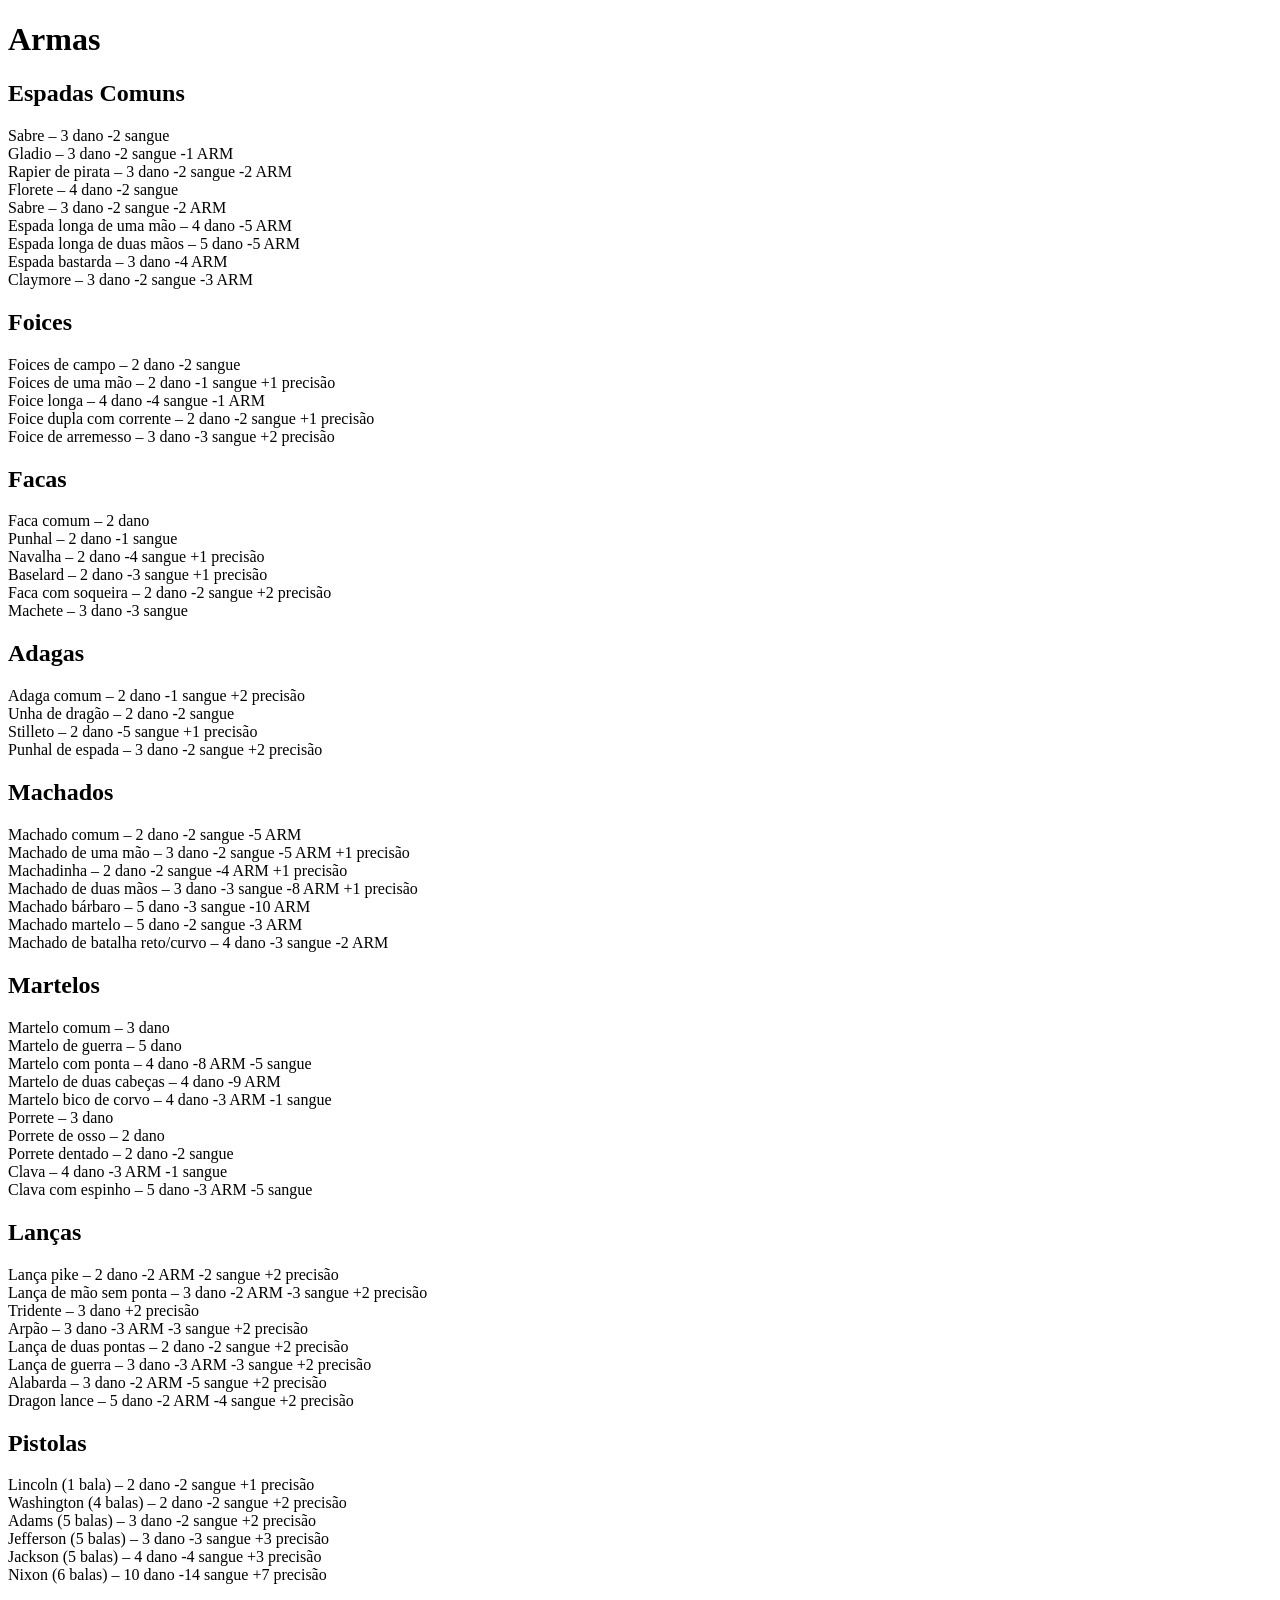
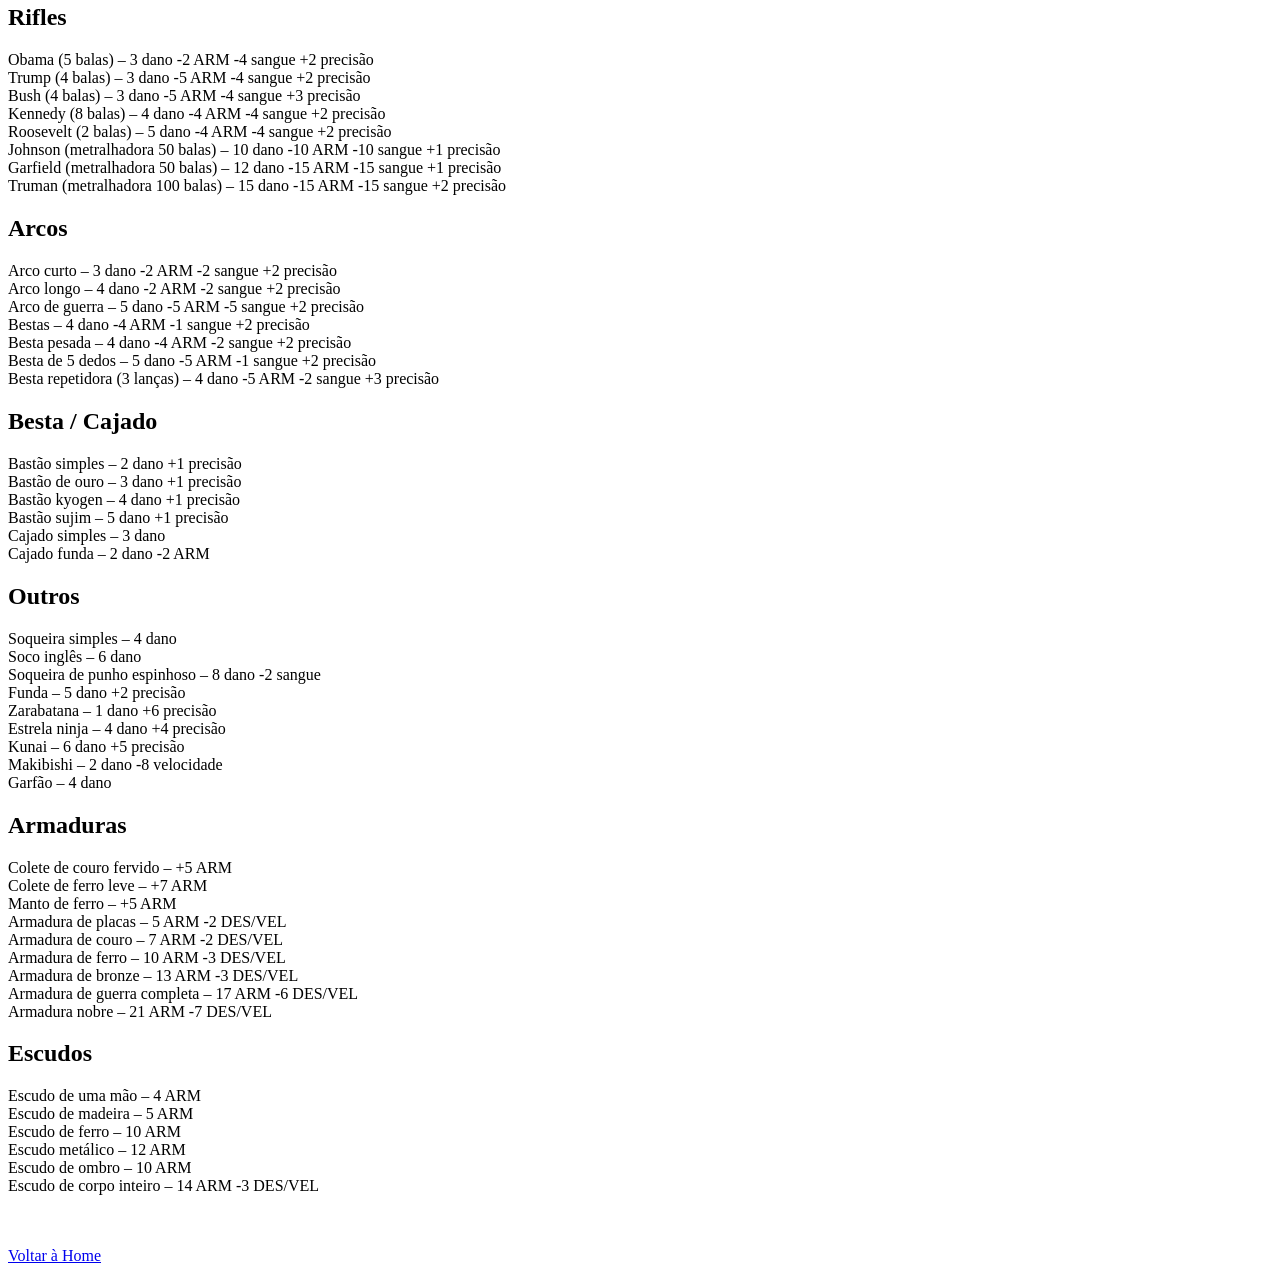
<file: Armas.html>
<!DOCTYPE html>
<html lang="pt-BR">
<head>
    <meta charset="UTF-8">
    <title>Armas</title>
    <link rel="stylesheet" href="css/style.css">
</head>
<body>
    <h1>Armas</h1>

    <h2>Espadas Comuns</h2>
    <p>
        Sabre – 3 dano -2 sangue<br>
        Gladio – 3 dano -2 sangue -1 ARM<br>
        Rapier de pirata – 3 dano -2 sangue -2 ARM<br>
        Florete – 4 dano -2 sangue<br>
        Sabre – 3 dano -2 sangue -2 ARM<br>
        Espada longa de uma mão – 4 dano -5 ARM<br>
        Espada longa de duas mãos – 5 dano -5 ARM<br>
        Espada bastarda – 3 dano -4 ARM<br>
        Claymore – 3 dano -2 sangue -3 ARM
    </p>

    <h2>Foices</h2>
    <p>
        Foices de campo – 2 dano -2 sangue<br>
        Foices de uma mão – 2 dano -1 sangue +1 precisão<br>
        Foice longa – 4 dano -4 sangue -1 ARM<br>
        Foice dupla com corrente – 2 dano -2 sangue +1 precisão<br>
        Foice de arremesso – 3 dano -3 sangue +2 precisão
    </p>

    <h2>Facas</h2>
    <p>
        Faca comum – 2 dano<br>
        Punhal – 2 dano -1 sangue<br>
        Navalha – 2 dano -4 sangue +1 precisão<br>
        Baselard – 2 dano -3 sangue +1 precisão<br>
        Faca com soqueira – 2 dano -2 sangue +2 precisão<br>
        Machete – 3 dano -3 sangue
    </p>

    <h2>Adagas</h2>
    <p>
        Adaga comum – 2 dano -1 sangue +2 precisão<br>
        Unha de dragão – 2 dano -2 sangue<br>
        Stilleto – 2 dano -5 sangue +1 precisão<br>
        Punhal de espada – 3 dano -2 sangue +2 precisão
    </p>

    <h2>Machados</h2>
    <p>
        Machado comum – 2 dano -2 sangue -5 ARM<br>
        Machado de uma mão – 3 dano -2 sangue -5 ARM +1 precisão<br>
        Machadinha – 2 dano -2 sangue -4 ARM +1 precisão<br>
        Machado de duas mãos – 3 dano -3 sangue -8 ARM +1 precisão<br>
        Machado bárbaro – 5 dano -3 sangue -10 ARM<br>
        Machado martelo – 5 dano -2 sangue -3 ARM<br>
        Machado de batalha reto/curvo – 4 dano -3 sangue -2 ARM
    </p>

    <h2>Martelos</h2>
    <p>
        Martelo comum – 3 dano<br>
        Martelo de guerra – 5 dano<br>
        Martelo com ponta – 4 dano -8 ARM -5 sangue<br>
        Martelo de duas cabeças – 4 dano -9 ARM<br>
        Martelo bico de corvo – 4 dano -3 ARM -1 sangue<br>
        Porrete – 3 dano<br>
        Porrete de osso – 2 dano<br>
        Porrete dentado – 2 dano -2 sangue<br>
        Clava – 4 dano -3 ARM -1 sangue<br>
        Clava com espinho – 5 dano -3 ARM -5 sangue
    </p>

    <h2>Lanças</h2>
    <p>
        Lança pike – 2 dano -2 ARM -2 sangue +2 precisão<br>
        Lança de mão sem ponta – 3 dano -2 ARM -3 sangue +2 precisão<br>
        Tridente – 3 dano +2 precisão<br>
        Arpão – 3 dano -3 ARM -3 sangue +2 precisão<br>
        Lança de duas pontas – 2 dano -2 sangue +2 precisão<br>
        Lança de guerra – 3 dano -3 ARM -3 sangue +2 precisão<br>
        Alabarda – 3 dano -2 ARM -5 sangue +2 precisão<br>
        Dragon lance – 5 dano -2 ARM -4 sangue +2 precisão
    </p>

    <h2>Pistolas</h2>
    <p>
        Lincoln (1 bala) – 2 dano -2 sangue +1 precisão<br>
        Washington (4 balas) – 2 dano -2 sangue +2 precisão<br>
        Adams (5 balas) – 3 dano -2 sangue +2 precisão<br>
        Jefferson (5 balas) – 3 dano -3 sangue +3 precisão<br>
        Jackson (5 balas) – 4 dano -4 sangue +3 precisão<br>
        Nixon (6 balas) – 10 dano -14 sangue +7 precisão
    </p>

    <h2>Rifles</h2>
    <p>
        Obama (5 balas) – 3 dano -2 ARM -4 sangue +2 precisão<br>
        Trump (4 balas) – 3 dano -5 ARM -4 sangue +2 precisão<br>
        Bush (4 balas) – 3 dano -5 ARM -4 sangue +3 precisão<br>
        Kennedy (8 balas) – 4 dano -4 ARM -4 sangue +2 precisão<br>
        Roosevelt (2 balas) – 5 dano -4 ARM -4 sangue +2 precisão<br>
        Johnson (metralhadora 50 balas) – 10 dano -10 ARM -10 sangue +1 precisão<br>
        Garfield (metralhadora 50 balas) – 12 dano -15 ARM -15 sangue +1 precisão<br>
        Truman (metralhadora 100 balas) – 15 dano -15 ARM -15 sangue +2 precisão
    </p>

    <h2>Arcos</h2>
    <p>
        Arco curto – 3 dano -2 ARM -2 sangue +2 precisão<br>
        Arco longo – 4 dano -2 ARM -2 sangue +2 precisão<br>
        Arco de guerra – 5 dano -5 ARM -5 sangue +2 precisão<br>
        Bestas – 4 dano -4 ARM -1 sangue +2 precisão<br>
        Besta pesada – 4 dano -4 ARM -2 sangue +2 precisão<br>
        Besta de 5 dedos – 5 dano -5 ARM -1 sangue +2 precisão<br>
        Besta repetidora (3 lanças) – 4 dano -5 ARM -2 sangue +3 precisão
    </p>

    <h2>Besta / Cajado</h2>
    <p>
        Bastão simples – 2 dano +1 precisão<br>
        Bastão de ouro – 3 dano +1 precisão<br>
        Bastão kyogen – 4 dano +1 precisão<br>
        Bastão sujim – 5 dano +1 precisão<br>
        Cajado simples – 3 dano<br>
        Cajado funda – 2 dano -2 ARM
    </p>

    <h2>Outros</h2>
    <p>
        Soqueira simples – 4 dano<br>
        Soco inglês – 6 dano<br>
        Soqueira de punho espinhoso – 8 dano -2 sangue<br>
        Funda – 5 dano +2 precisão<br>
        Zarabatana – 1 dano +6 precisão<br>
        Estrela ninja – 4 dano +4 precisão<br>
        Kunai – 6 dano +5 precisão<br>
        Makibishi – 2 dano -8 velocidade<br>
        Garfão – 4 dano
    </p>

    <h2>Armaduras</h2>
    <p>
        Colete de couro fervido – +5 ARM<br>
        Colete de ferro leve – +7 ARM<br>
        Manto de ferro – +5 ARM<br>
        Armadura de placas – 5 ARM -2 DES/VEL<br>
        Armadura de couro – 7 ARM -2 DES/VEL<br>
        Armadura de ferro – 10 ARM -3 DES/VEL<br>
        Armadura de bronze – 13 ARM -3 DES/VEL<br>
        Armadura de guerra completa – 17 ARM -6 DES/VEL<br>
        Armadura nobre – 21 ARM -7 DES/VEL
    </p>

    <h2>Escudos</h2>
    <p>
        Escudo de uma mão – 4 ARM<br>
        Escudo de madeira – 5 ARM<br>
        Escudo de ferro – 10 ARM<br>
        Escudo metálico – 12 ARM<br>
        Escudo de ombro – 10 ARM<br>
        Escudo de corpo inteiro – 14 ARM -3 DES/VEL
    </p>

    <br><br>
    <a href="home.html">Voltar à Home</a>
</body>
</html>
</file>
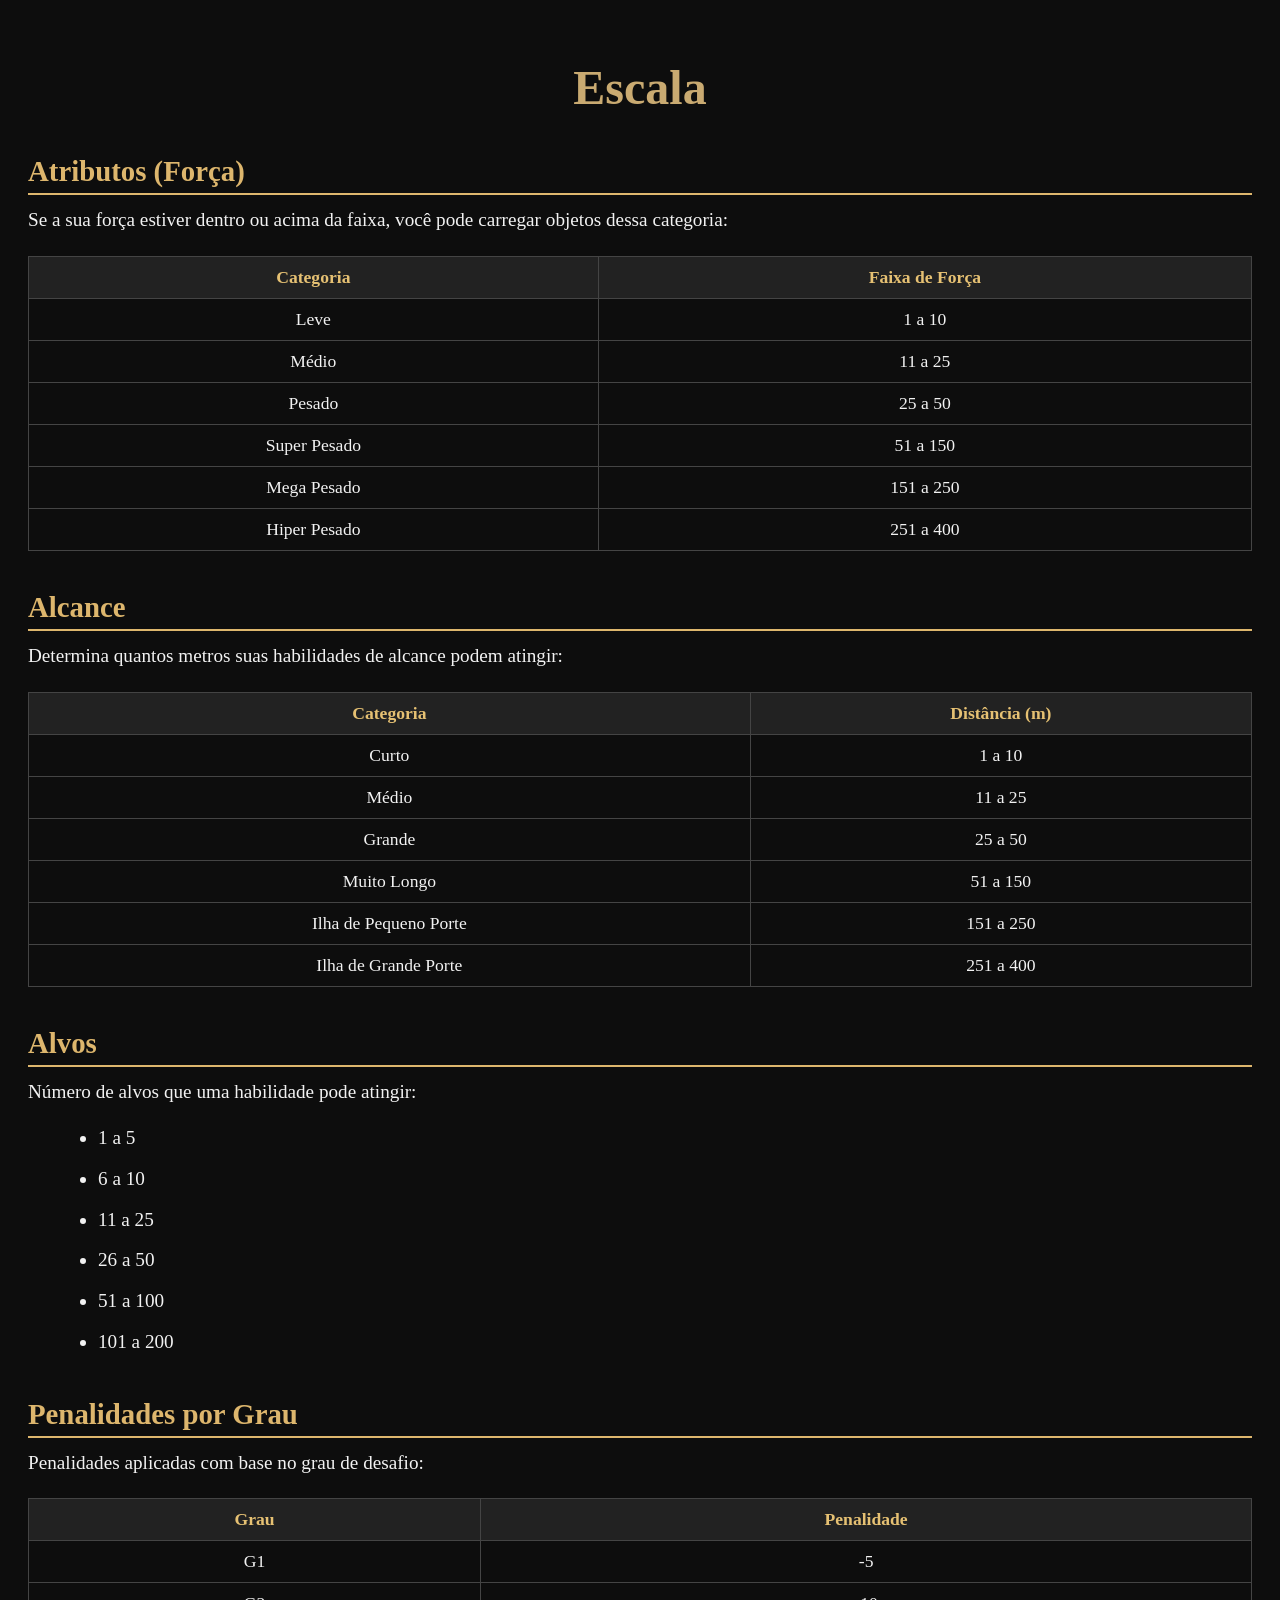
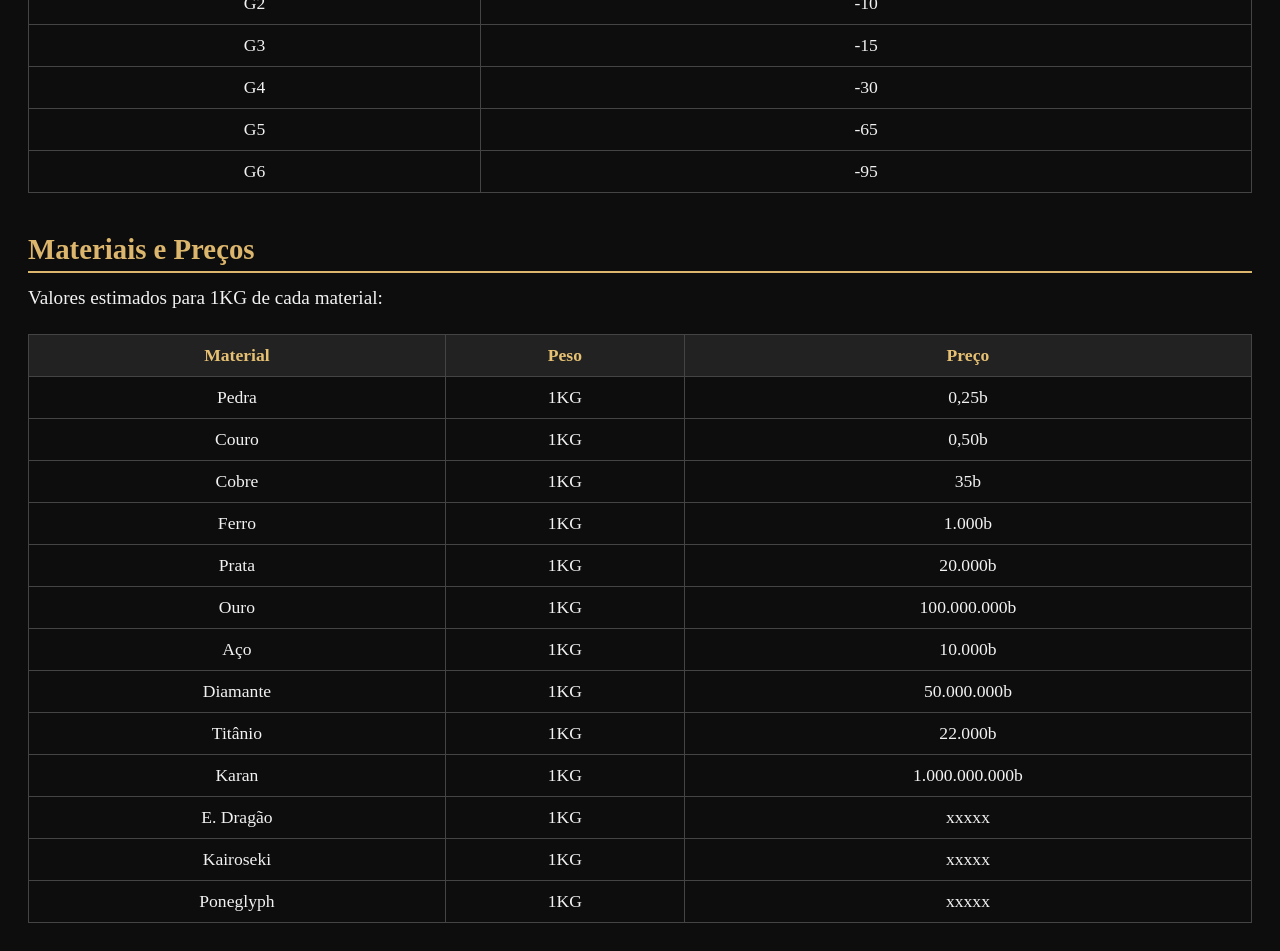
<file: Escala.html>
<!DOCTYPE html>
<html lang="pt-BR">
<head>
  <meta charset="UTF-8">
  <title>Escala</title>
  <style>
    body {
      background-color: #0d0d0d;
      color: #f2f2f2;
      font-family: 'Georgia', serif;
      padding: 20px;
    }

    h1 {
      text-align: center;
      font-size: 3em;
      margin-bottom: 30px;
      color: #c9aa71;
    }

    h2 {
      font-size: 1.8em;
      margin-top: 40px;
      margin-bottom: 10px;
      color: #ddb66d;
      border-bottom: 2px solid #ddb66d;
      padding-bottom: 5px;
    }

    p, li {
      font-size: 1.2em;
      line-height: 1.6;
      margin: 10px 0;
    }

    ul {
      list-style-type: disc;
      margin-left: 30px;
    }

    table {
      width: 100%;
      border-collapse: collapse;
      margin-top: 20px;
    }

    th, td {
      border: 1px solid #444;
      padding: 10px;
      text-align: center;
      font-size: 1.1em;
    }

    th {
      background-color: #222;
      color: #e6c173;
    }

    strong {
      color: #e6c173;
    }
  </style>
</head>
<body>

  <h1>Escala</h1>

  <h2>Atributos (Força)</h2>
  <p>Se a sua força estiver dentro ou acima da faixa, você pode carregar objetos dessa categoria:</p>
  <table>
    <tr>
      <th>Categoria</th>
      <th>Faixa de Força</th>
    </tr>
    <tr><td>Leve</td><td>1 a 10</td></tr>
    <tr><td>Médio</td><td>11 a 25</td></tr>
    <tr><td>Pesado</td><td>25 a 50</td></tr>
    <tr><td>Super Pesado</td><td>51 a 150</td></tr>
    <tr><td>Mega Pesado</td><td>151 a 250</td></tr>
    <tr><td>Hiper Pesado</td><td>251 a 400</td></tr>
  </table>

  <h2>Alcance</h2>
  <p>Determina quantos metros suas habilidades de alcance podem atingir:</p>
  <table>
    <tr>
      <th>Categoria</th>
      <th>Distância (m)</th>
    </tr>
    <tr><td>Curto</td><td>1 a 10</td></tr>
    <tr><td>Médio</td><td>11 a 25</td></tr>
    <tr><td>Grande</td><td>25 a 50</td></tr>
    <tr><td>Muito Longo</td><td>51 a 150</td></tr>
    <tr><td>Ilha de Pequeno Porte</td><td>151 a 250</td></tr>
    <tr><td>Ilha de Grande Porte</td><td>251 a 400</td></tr>
  </table>

  <h2>Alvos</h2>
  <p>Número de alvos que uma habilidade pode atingir:</p>
  <ul>
    <li>1 a 5</li>
    <li>6 a 10</li>
    <li>11 a 25</li>
    <li>26 a 50</li>
    <li>51 a 100</li>
    <li>101 a 200</li>
  </ul>

  <h2>Penalidades por Grau</h2>
  <p>Penalidades aplicadas com base no grau de desafio:</p>
  <table>
    <tr>
      <th>Grau</th>
      <th>Penalidade</th>
    </tr>
    <tr><td>G1</td><td>-5</td></tr>
    <tr><td>G2</td><td>-10</td></tr>
    <tr><td>G3</td><td>-15</td></tr>
    <tr><td>G4</td><td>-30</td></tr>
    <tr><td>G5</td><td>-65</td></tr>
    <tr><td>G6</td><td>-95</td></tr>
  </table>

  <h2>Materiais e Preços</h2>
  <p>Valores estimados para 1KG de cada material:</p>
  <table>
    <tr>
      <th>Material</th>
      <th>Peso</th>
      <th>Preço</th>
    </tr>
    <tr><td>Pedra</td><td>1KG</td><td>0,25b</td></tr>
    <tr><td>Couro</td><td>1KG</td><td>0,50b</td></tr>
    <tr><td>Cobre</td><td>1KG</td><td>35b</td></tr>
    <tr><td>Ferro</td><td>1KG</td><td>1.000b</td></tr>
    <tr><td>Prata</td><td>1KG</td><td>20.000b</td></tr>
    <tr><td>Ouro</td><td>1KG</td><td>100.000.000b</td></tr>
    <tr><td>Aço</td><td>1KG</td><td>10.000b</td></tr>
    <tr><td>Diamante</td><td>1KG</td><td>50.000.000b</td></tr>
    <tr><td>Titânio</td><td>1KG</td><td>22.000b</td></tr>
    <tr><td>Karan</td><td>1KG</td><td>1.000.000.000b</td></tr>
    <tr><td>E. Dragão</td><td>1KG</td><td>xxxxx</td></tr>
    <tr><td>Kairoseki</td><td>1KG</td><td>xxxxx</td></tr>
    <tr><td>Poneglyph</td><td>1KG</td><td>xxxxx</td></tr>
  </table>

</body>
</html>
</file>
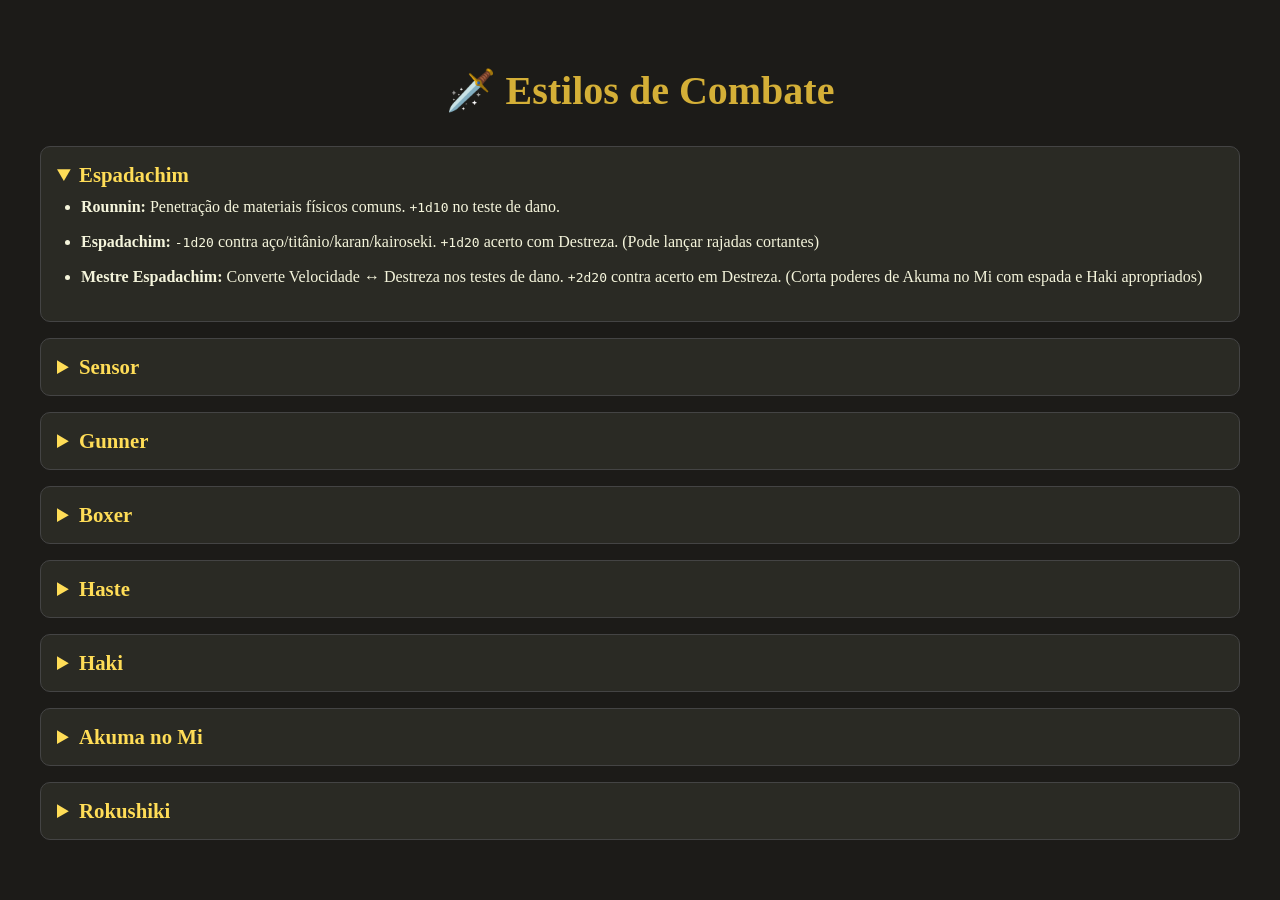
<file: Estilos.html>
<!DOCTYPE html>
<html lang="pt-BR">
<head>
  <meta charset="UTF-8">
  <meta name="viewport" content="width=device-width, initial-scale=1.0">
  <title>Estilos de Combate</title>
  <style>
    body {
      font-family: 'Georgia', serif;
      background-color: #1c1b18;
      color: #f5f5dc;
      padding: 2rem;
    }

    h1 {
      text-align: center;
      margin-bottom: 2rem;
      font-size: 2.5rem;
      color: #d4af37;
    }

    details {
      background-color: #2a2a24;
      border: 1px solid #444;
      border-radius: 10px;
      padding: 1rem;
      margin-bottom: 1rem;
    }

    summary {
      font-weight: bold;
      font-size: 1.3rem;
      cursor: pointer;
      color: #ffdd57;
    }

    ul {
      margin-top: 0.5rem;
      padding-left: 1.5rem;
    }

    li {
      margin-bottom: 0.7rem;
      line-height: 1.5;
    }

    .categoria {
      font-size: 1.1rem;
      color: #87cefa;
      margin-top: 1rem;
    }
  </style>
</head>
<body>

  <h1>🗡️ Estilos de Combate</h1>

  <details open>
    <summary>Espadachim</summary>
    <ul>
      <li><strong>Rounnin:</strong> Penetração de materiais físicos comuns. <code>+1d10</code> no teste de dano.</li>
      <li><strong>Espadachim:</strong> <code>-1d20</code> contra aço/titânio/karan/kairoseki. <code>+1d20</code> acerto com Destreza. (Pode lançar rajadas cortantes)</li>
      <li><strong>Mestre Espadachim:</strong> Converte Velocidade ↔ Destreza nos testes de dano. <code>+2d20</code> contra acerto em Destreza. (Corta poderes de Akuma no Mi com espada e Haki apropriados)</li>
    </ul>
  </details>

  <details>
    <summary>Sensor</summary>
    <ul>
      <li><strong>Sensor:</strong> Contra-ataque após defesa bem-sucedida. <code>+1d10</code> em golpes corpo a corpo.</li>
      <li><strong>Guardião:</strong> Inimigo recebe status "Enfraquecido" após defesa.</li>
      <li><strong>Warlord:</strong> Pode atacar com a defesa. <code>+2d20</code> testes físicos (exceto espirituais/gases/toque).</li>
    </ul>
  </details>

  <details>
    <summary>Gunner</summary>
    <ul>
      <li><strong>Ranger:</strong> <code>+1d10</code> precisão. Dois tiros consecutivos com um único teste.</li>
      <li><strong>Gunner:</strong> Balas de maior calibre. <code>+1d20</code> Percepção e <code>+1d20</code> Precisão.</li>
      <li><strong>Sniper:</strong> <code>-2d20</code> armadura externa, <code>-1d20</code> Constituição do inimigo. <code>+2d20</code> Precisão (crítico = dano base).</li>
    </ul>
  </details>

  <details>
    <summary>Boxer</summary>
    <ul>
      <li><strong>Combatente:</strong> Golpes corpo a corpo -2 energia. <code>+1d10</code> Destreza.</li>
      <li><strong>Boxer:</strong> Esquiva bem-sucedida gera golpe limpo. <code>+1d20</code> Destreza (somente físico).</li>
      <li><strong>Monge:</strong> Destreza → Força. <code>+2d20</code> dano. -4 energia para golpes G3 corpo (sem frutas).</li>
    </ul>
  </details>

  <details>
    <summary>Haste</summary>
    <ul>
      <li><strong>Haste:</strong> Um ataque contra todos num raio. <code>+1d10</code> acerto com arma (Destreza).</li>
      <li><strong>Lanceiro:</strong> Tenta desarmar com Destreza x Destreza. <code>+1d20</code> no teste.</li>
      <li><strong>Zilong:</strong> Redireciona projéteis com teste de Destreza. <code>+2d20</code>. (Projétil compatível com arma)</li>
    </ul>
  </details>

  <details>
    <summary>Haki</summary>
    <ul>
      <li>Escolha um Haki forte: recebe <code>+1d10</code> por grau.</li>
      <li><code>-1d20</code> dano de usuários de Akuma no Mi.</li>
      <li><code>+1d20</code> em testes de Haki contra habilidades de frutas espirituais.</li>
      <li>Espírito base soma-se aos testes. Custo: 2 por volta (qualquer grau).</li>
    </ul>
  </details>

  <details>
    <summary>Akuma no Mi</summary>
    <ul>
      <li><code>+1d10</code> por grau em habilidades (Logia/Zoan/Paramecia) - G1.</li>
      <li><code>-1</code> energia, <code>+4</code> recuperação (Zoan+). <code>+1d20</code> testes (exceto Zoan) - G2.</li>
      <li><strong>Logia:</strong> <code>+2d20</code> dano vs outras frutas. +2 turnos em status - G3.</li>
      <li><strong>Zoan:</strong> <code>+2d20</code> recuperação. +1 turno recarga - G3.</li>
      <li><strong>Paramecia:</strong> <code>+2d20</code> dano extra final - G3.</li>
    </ul>
  </details>

  <details>
    <summary>Rokushiki</summary>
    <ul>
      <li>Golpes de nível 3+: <code>+1d10</code> no atributo teste.</li>
      <li>Combinar 2 Rokushikis: <code>+1d20</code> dano (atributos somados).</li>
      <li><strong>Rokugan:</strong> -4 energia em todas. <code>+2d20</code> de dano.</li>
    </ul>
  </details>

</body>
</html>
</file>
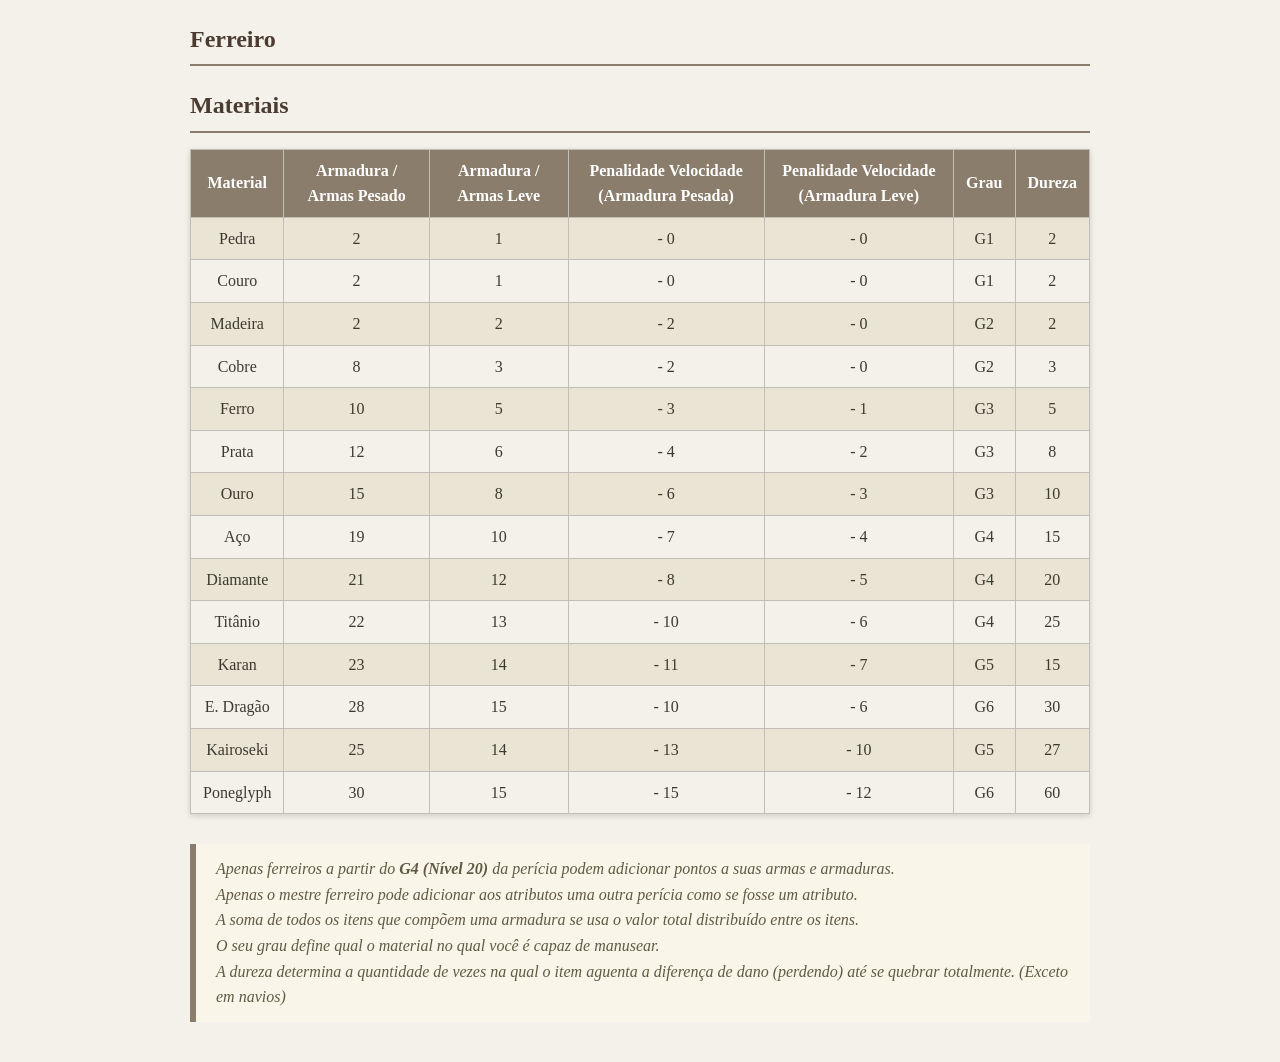
<file: Ferreiro.html>
<!DOCTYPE html>
<html lang="pt-BR">
<head>
  <meta charset="UTF-8" />
  <meta name="viewport" content="width=device-width, initial-scale=1" />
  <title>Ferreiro - RPG</title>
  <style>
    body {
      font-family: 'Georgia', serif;
      background-color: #f4f1ea;
      color: #3b3a30;
      margin: 20px;
      line-height: 1.6;
    }
    h1, h2 {
      color: #4a3c31;
      border-bottom: 2px solid #8b7d6b;
      padding-bottom: 6px;
      margin-bottom: 16px;
    }
    table {
      width: 100%;
      border-collapse: collapse;
      margin-bottom: 30px;
      box-shadow: 0 2px 6px rgba(0,0,0,0.15);
    }
    th, td {
      border: 1px solid #c1bdb7;
      padding: 8px 12px;
      text-align: center;
    }
    th {
      background-color: #8b7d6b;
      color: #fff;
    }
    tbody tr:nth-child(odd) {
      background-color: #e9e4d4;
    }
    section {
      max-width: 900px;
      margin: 0 auto 40px auto;
    }
    p {
      max-width: 900px;
      margin-bottom: 16px;
    }
    .note {
      background-color: #f9f5e9;
      border-left: 6px solid #8b7d6b;
      padding: 12px 20px;
      margin-bottom: 25px;
      font-style: italic;
      color: #615943;
    }
  </style>
</head>
<body>

  <section>
    <h1>Ferreiro</h1>

    <h2>Materiais</h2>
    <table>
      <thead>
        <tr>
          <th>Material</th>
          <th>Armadura / Armas Pesado</th>
          <th>Armadura / Armas Leve</th>
          <th>Penalidade Velocidade (Armadura Pesada)</th>
          <th>Penalidade Velocidade (Armadura Leve)</th>
          <th>Grau</th>
          <th>Dureza</th>
        </tr>
      </thead>
      <tbody>
        <tr><td>Pedra</td><td>2</td><td>1</td><td>- 0</td><td>- 0</td><td>G1</td><td>2</td></tr>
        <tr><td>Couro</td><td>2</td><td>1</td><td>- 0</td><td>- 0</td><td>G1</td><td>2</td></tr>
        <tr><td>Madeira</td><td>2</td><td>2</td><td>- 2</td><td>- 0</td><td>G2</td><td>2</td></tr>
        <tr><td>Cobre</td><td>8</td><td>3</td><td>- 2</td><td>- 0</td><td>G2</td><td>3</td></tr>
        <tr><td>Ferro</td><td>10</td><td>5</td><td>- 3</td><td>- 1</td><td>G3</td><td>5</td></tr>
        <tr><td>Prata</td><td>12</td><td>6</td><td>- 4</td><td>- 2</td><td>G3</td><td>8</td></tr>
        <tr><td>Ouro</td><td>15</td><td>8</td><td>- 6</td><td>- 3</td><td>G3</td><td>10</td></tr>
        <tr><td>Aço</td><td>19</td><td>10</td><td>- 7</td><td>- 4</td><td>G4</td><td>15</td></tr>
        <tr><td>Diamante</td><td>21</td><td>12</td><td>- 8</td><td>- 5</td><td>G4</td><td>20</td></tr>
        <tr><td>Titânio</td><td>22</td><td>13</td><td>- 10</td><td>- 6</td><td>G4</td><td>25</td></tr>
        <tr><td>Karan</td><td>23</td><td>14</td><td>- 11</td><td>- 7</td><td>G5</td><td>15</td></tr>
        <tr><td>E. Dragão</td><td>28</td><td>15</td><td>- 10</td><td>- 6</td><td>G6</td><td>30</td></tr>
        <tr><td>Kairoseki</td><td>25</td><td>14</td><td>- 13</td><td>- 10</td><td>G5</td><td>27</td></tr>
        <tr><td>Poneglyph</td><td>30</td><td>15</td><td>- 15</td><td>- 12</td><td>G6</td><td>60</td></tr>
      </tbody>
    </table>

    <div class="note">
      Apenas ferreiros a partir do <strong>G4 (Nível 20)</strong> da perícia podem adicionar pontos a suas armas e armaduras.<br/>
      Apenas o mestre ferreiro pode adicionar aos atributos uma outra perícia como se fosse um atributo.<br/>
      A soma de todos os itens que compõem uma armadura se usa o valor total distribuído entre os itens.<br/>
      O seu grau define qual o material no qual você é capaz de manusear.<br/>
      A dureza determina a quantidade de vezes na qual o item aguenta a diferença de dano (perdendo) até se quebrar totalmente. (Exceto em navios)
    </div>
  </section>

</body>
</html>
</file>
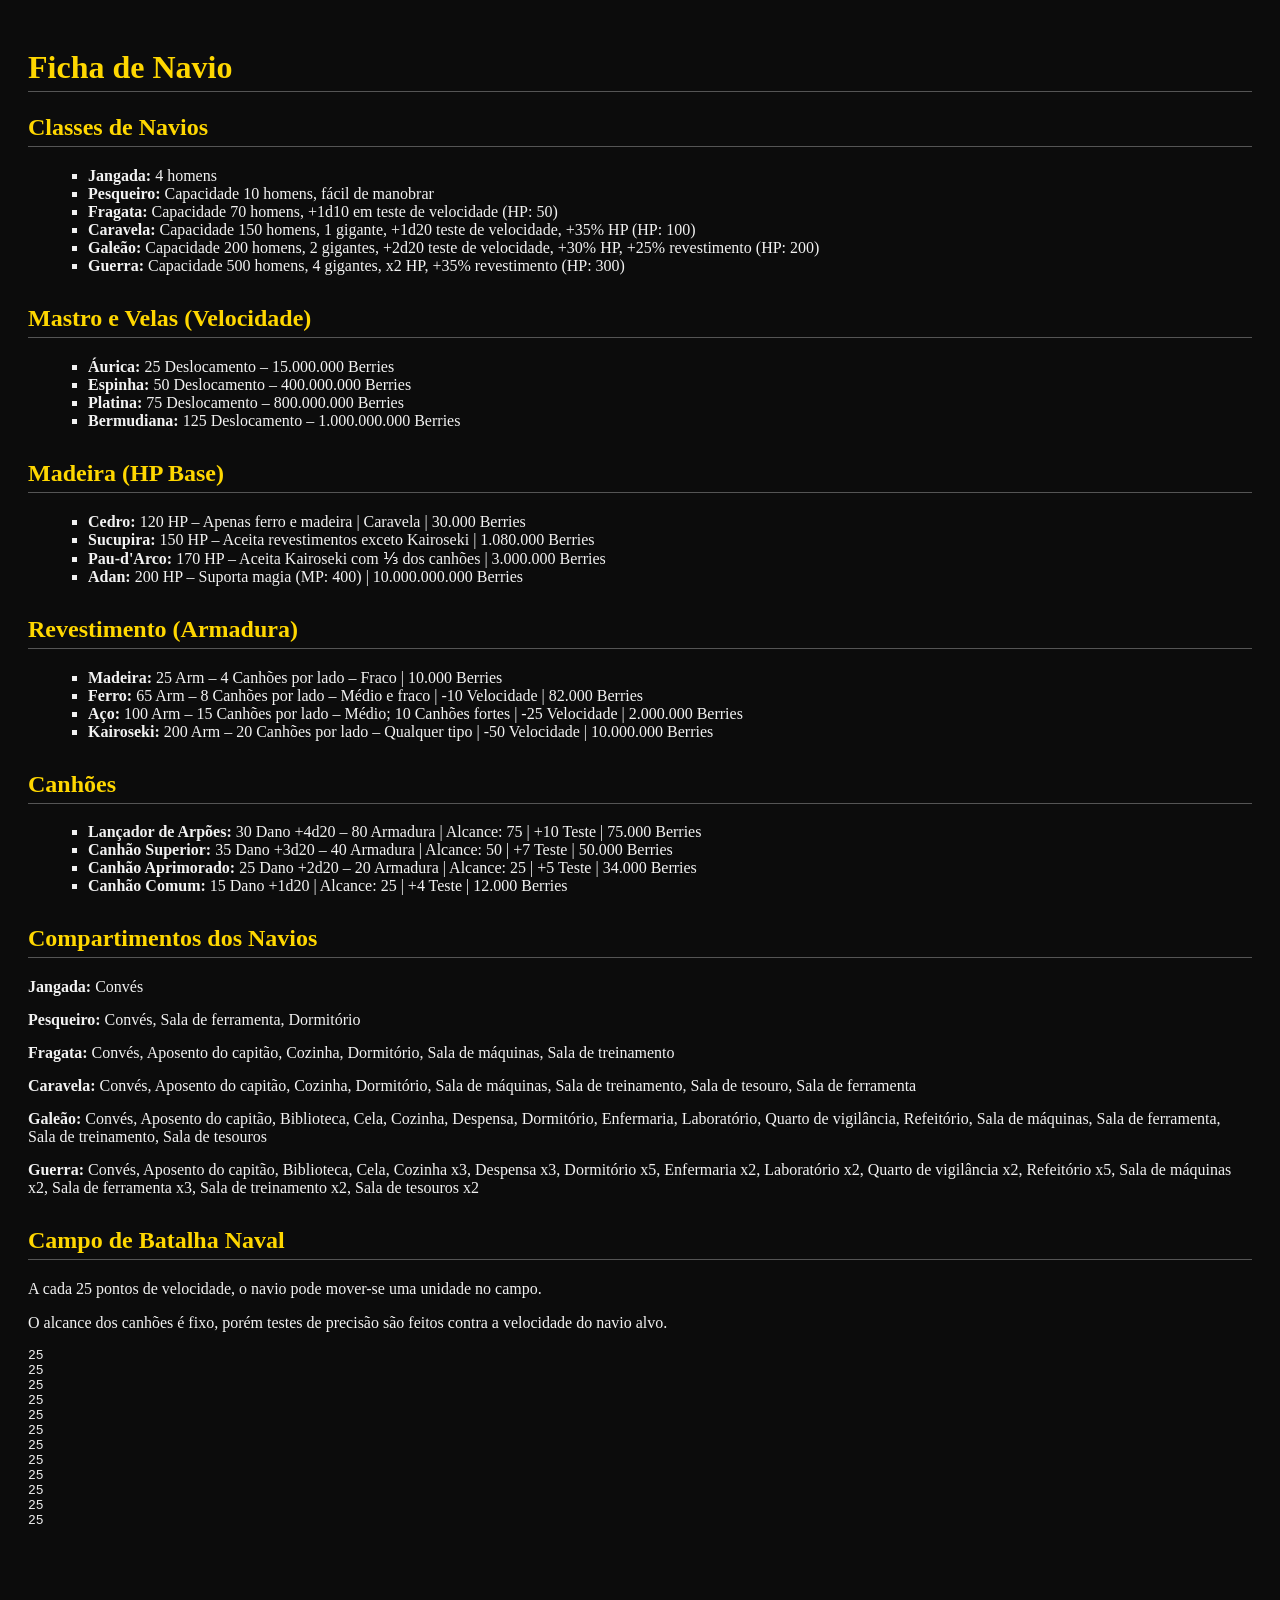
<file: Ficha-Navio.html>
<!DOCTYPE html>
<html lang="pt-BR">
<head>
  <meta charset="UTF-8">
  <title>Ficha de Navio</title>
  <link rel="stylesheet" href="css/style.css">
  <style>
    body {
      background: #0c0c0c;
      color: #f2f2f2;
      font-family: 'Georgia', serif;
      padding: 20px;
    }
    h1, h2 {
      color: #ffd700;
      border-bottom: 1px solid #555;
      padding-bottom: 5px;
    }
    section {
      margin-bottom: 30px;
    }
    ul {
      list-style: square;
      margin-left: 20px;
    }
    .compartimentos {
      margin-left: 20px;
    }
    .navio {
      margin-bottom: 15px;
    }
  </style>
</head>
<body>

  <h1>Ficha de Navio</h1>

  <section>
    <h2>Classes de Navios</h2>
    <ul>
      <li><strong>Jangada:</strong> 4 homens</li>
      <li><strong>Pesqueiro:</strong> Capacidade 10 homens, fácil de manobrar</li>
      <li><strong>Fragata:</strong> Capacidade 70 homens, +1d10 em teste de velocidade (HP: 50)</li>
      <li><strong>Caravela:</strong> Capacidade 150 homens, 1 gigante, +1d20 teste de velocidade, +35% HP (HP: 100)</li>
      <li><strong>Galeão:</strong> Capacidade 200 homens, 2 gigantes, +2d20 teste de velocidade, +30% HP, +25% revestimento (HP: 200)</li>
      <li><strong>Guerra:</strong> Capacidade 500 homens, 4 gigantes, x2 HP, +35% revestimento (HP: 300)</li>
    </ul>
  </section>

  <section>
    <h2>Mastro e Velas (Velocidade)</h2>
    <ul>
      <li><strong>Áurica:</strong> 25 Deslocamento – 15.000.000 Berries</li>
      <li><strong>Espinha:</strong> 50 Deslocamento – 400.000.000 Berries</li>
      <li><strong>Platina:</strong> 75 Deslocamento – 800.000.000 Berries</li>
      <li><strong>Bermudiana:</strong> 125 Deslocamento – 1.000.000.000 Berries</li>
    </ul>
  </section>

  <section>
    <h2>Madeira (HP Base)</h2>
    <ul>
      <li><strong>Cedro:</strong> 120 HP – Apenas ferro e madeira | Caravela | 30.000 Berries</li>
      <li><strong>Sucupira:</strong> 150 HP – Aceita revestimentos exceto Kairoseki | 1.080.000 Berries</li>
      <li><strong>Pau-d'Arco:</strong> 170 HP – Aceita Kairoseki com ⅓ dos canhões | 3.000.000 Berries</li>
      <li><strong>Adan:</strong> 200 HP – Suporta magia (MP: 400) | 10.000.000.000 Berries</li>
    </ul>
  </section>

  <section>
    <h2>Revestimento (Armadura)</h2>
    <ul>
      <li><strong>Madeira:</strong> 25 Arm – 4 Canhões por lado – Fraco | 10.000 Berries</li>
      <li><strong>Ferro:</strong> 65 Arm – 8 Canhões por lado – Médio e fraco | -10 Velocidade | 82.000 Berries</li>
      <li><strong>Aço:</strong> 100 Arm – 15 Canhões por lado – Médio; 10 Canhões fortes | -25 Velocidade | 2.000.000 Berries</li>
      <li><strong>Kairoseki:</strong> 200 Arm – 20 Canhões por lado – Qualquer tipo | -50 Velocidade | 10.000.000 Berries</li>
    </ul>
  </section>

  <section>
    <h2>Canhões</h2>
    <ul>
      <li><strong>Lançador de Arpões:</strong> 30 Dano +4d20 – 80 Armadura | Alcance: 75 | +10 Teste | 75.000 Berries</li>
      <li><strong>Canhão Superior:</strong> 35 Dano +3d20 – 40 Armadura | Alcance: 50 | +7 Teste | 50.000 Berries</li>
      <li><strong>Canhão Aprimorado:</strong> 25 Dano +2d20 – 20 Armadura | Alcance: 25 | +5 Teste | 34.000 Berries</li>
      <li><strong>Canhão Comum:</strong> 15 Dano +1d20 | Alcance: 25 | +4 Teste | 12.000 Berries</li>
    </ul>
  </section>

  <section>
    <h2>Compartimentos dos Navios</h2>
    <div class="navio"><strong>Jangada:</strong> Convés</div>
    <div class="navio"><strong>Pesqueiro:</strong> Convés, Sala de ferramenta, Dormitório</div>
    <div class="navio"><strong>Fragata:</strong> Convés, Aposento do capitão, Cozinha, Dormitório, Sala de máquinas, Sala de treinamento</div>
    <div class="navio"><strong>Caravela:</strong> Convés, Aposento do capitão, Cozinha, Dormitório, Sala de máquinas, Sala de treinamento, Sala de tesouro, Sala de ferramenta</div>
    <div class="navio"><strong>Galeão:</strong> Convés, Aposento do capitão, Biblioteca, Cela, Cozinha, Despensa, Dormitório, Enfermaria, Laboratório, Quarto de vigilância, Refeitório, Sala de máquinas, Sala de ferramenta, Sala de treinamento, Sala de tesouros</div>
    <div class="navio"><strong>Guerra:</strong> Convés, Aposento do capitão, Biblioteca, Cela, Cozinha x3, Despensa x3, Dormitório x5, Enfermaria x2, Laboratório x2, Quarto de vigilância x2, Refeitório x5, Sala de máquinas x2, Sala de ferramenta x3, Sala de treinamento x2, Sala de tesouros x2</div>
  </section>

  <section>
    <h2>Campo de Batalha Naval</h2>
    <p>A cada 25 pontos de velocidade, o navio pode mover-se uma unidade no campo.</p>
    <p>O alcance dos canhões é fixo, porém testes de precisão são feitos contra a velocidade do navio alvo.</p>
    <pre>
25
25
25
25
25
25
25
25
25
25
25
25
    </pre>
  </section>

</body>
</html>
</file>
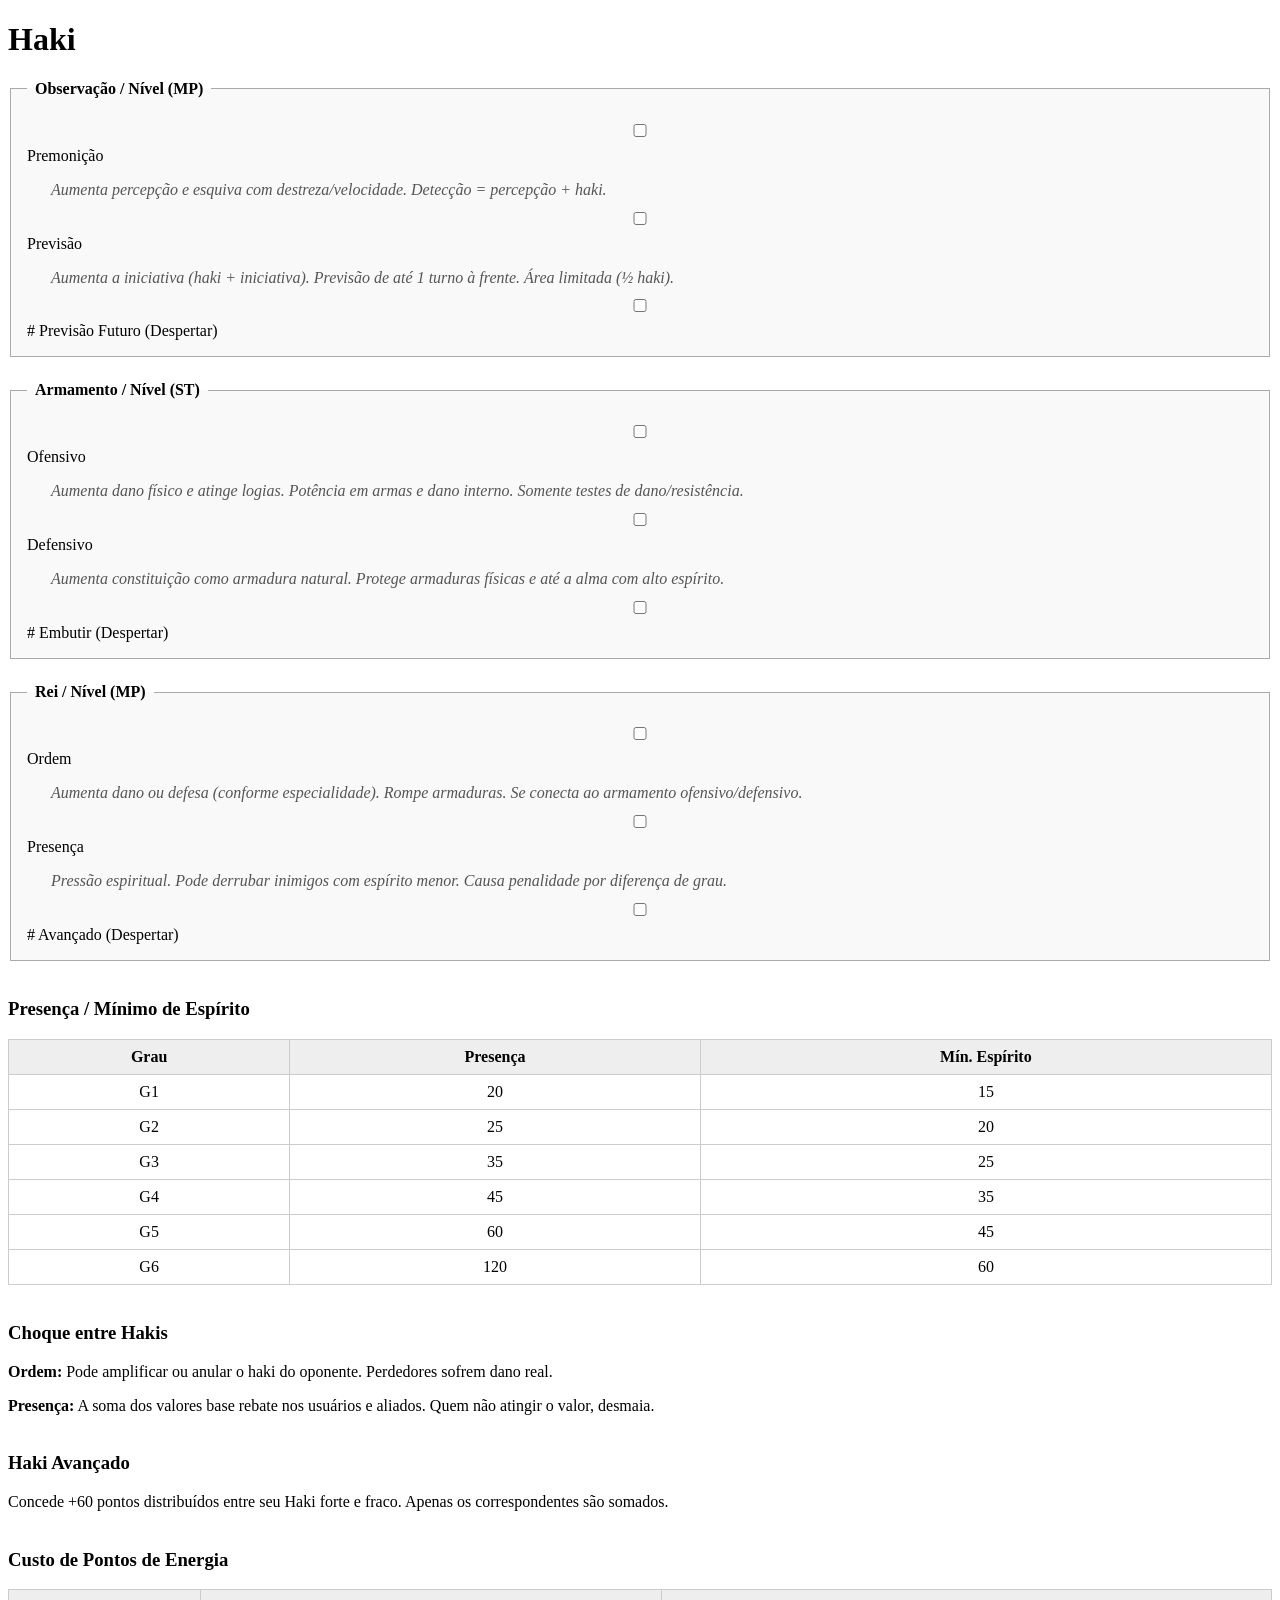
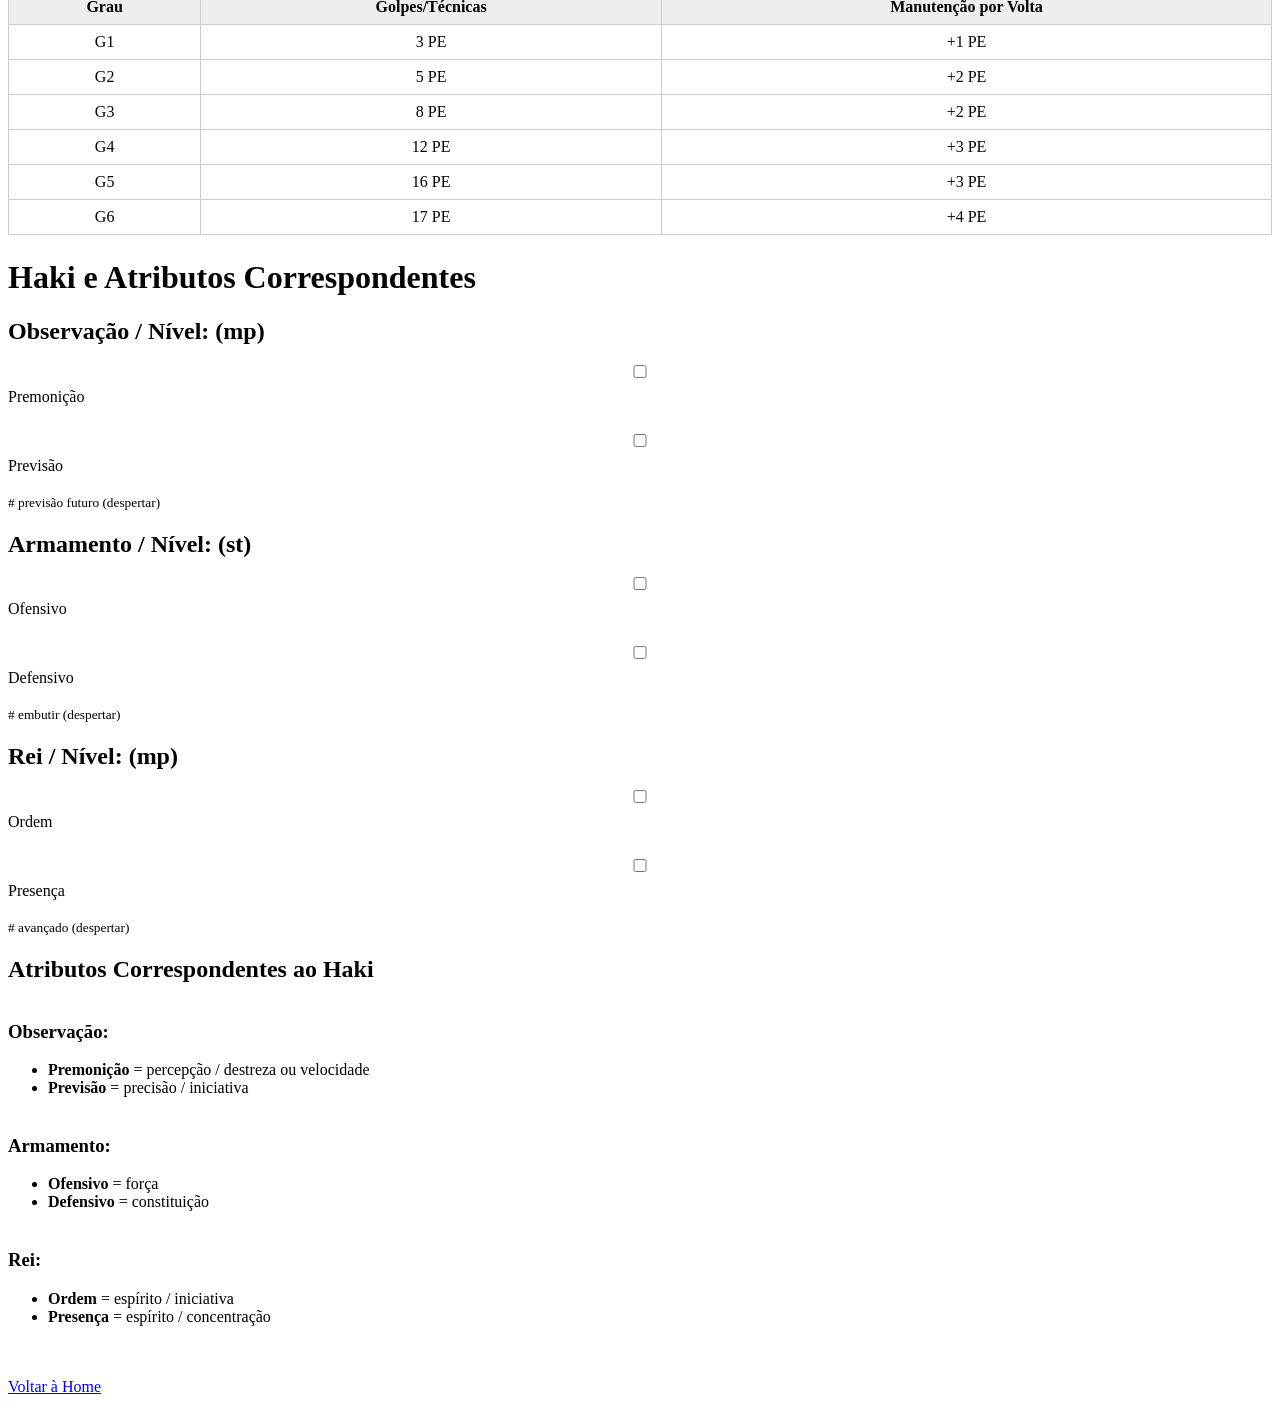
<file: Hakis.html>
<!DOCTYPE html>
<html lang="pt-BR">
<head>
    <meta charset="UTF-8">
    <title>Haki</title>
    <link rel="stylesheet" href="css/style.css">
    <style>
      /* Algumas melhorias para tabelas e fieldsets */
      fieldset {
        border: 1px solid #aaa;
        padding: 1em;
        margin-bottom: 1.5em;
        background-color: #f9f9f9;
      }
      legend {
        font-weight: bold;
        padding: 0 0.5em;
      }
      label {
        display: block;
        margin-top: 0.5em;
        cursor: pointer;
      }
      .descricao {
        margin-left: 1.5em;
        font-style: italic;
        color: #555;
        margin-bottom: 0.8em;
      }
      table {
        width: 100%;
        border-collapse: collapse;
        margin-bottom: 1.5em;
      }
      th, td {
        border: 1px solid #ccc;
        padding: 0.5em;
        text-align: center;
      }
      th {
        background-color: #eee;
      }
      h3 {
        margin-top: 2em;
      }
    </style>
</head>
<body>
    <h1>Haki</h1>

    <section class="secao-haki">
      <!-- Observação -->
      <fieldset>
        <legend>Observação / Nível (MP)</legend>

        <label>
          <input type="checkbox" name="haki-observacao" value="premonicao">
          Premonição
        </label>
        <p class="descricao">
          Aumenta percepção e esquiva com destreza/velocidade. Detecção = percepção + haki.
        </p>

        <label>
          <input type="checkbox" name="haki-observacao" value="previsao">
          Previsão
        </label>
        <p class="descricao">
          Aumenta a iniciativa (haki + iniciativa). Previsão de até 1 turno à frente. Área limitada (½ haki).
        </p>

        <label>
          <input type="checkbox" name="despertar-observacao" value="previsao-futuro">
          # Previsão Futuro (Despertar)
        </label>
      </fieldset>

      <!-- Armamento -->
      <fieldset>
        <legend>Armamento / Nível (ST)</legend>

        <label>
          <input type="checkbox" name="haki-armamento" value="ofensivo">
          Ofensivo
        </label>
        <p class="descricao">
          Aumenta dano físico e atinge logias. Potência em armas e dano interno. Somente testes de dano/resistência.
        </p>

        <label>
          <input type="checkbox" name="haki-armamento" value="defensivo">
          Defensivo
        </label>
        <p class="descricao">
          Aumenta constituição como armadura natural. Protege armaduras físicas e até a alma com alto espírito.
        </p>

        <label>
          <input type="checkbox" name="despertar-armamento" value="embutir">
          # Embutir (Despertar)
        </label>
      </fieldset>

      <!-- Rei -->
      <fieldset>
        <legend>Rei / Nível (MP)</legend>

        <label>
          <input type="checkbox" name="haki-rei" value="ordem">
          Ordem
        </label>
        <p class="descricao">
          Aumenta dano ou defesa (conforme especialidade). Rompe armaduras. Se conecta ao armamento ofensivo/defensivo.
        </p>

        <label>
          <input type="checkbox" name="haki-rei" value="presenca">
          Presença
        </label>
        <p class="descricao">
          Pressão espiritual. Pode derrubar inimigos com espírito menor. Causa penalidade por diferença de grau.
        </p>

        <label>
          <input type="checkbox" name="despertar-rei" value="avancado">
          # Avançado (Despertar)
        </label>
      </fieldset>

      <!-- Tabela de Presença -->
      <h3>Presença / Mínimo de Espírito</h3>
      <table>
        <thead>
          <tr>
            <th>Grau</th>
            <th>Presença</th>
            <th>Mín. Espírito</th>
          </tr>
        </thead>
        <tbody>
          <tr><td>G1</td><td>20</td><td>15</td></tr>
          <tr><td>G2</td><td>25</td><td>20</td></tr>
          <tr><td>G3</td><td>35</td><td>25</td></tr>
          <tr><td>G4</td><td>45</td><td>35</td></tr>
          <tr><td>G5</td><td>60</td><td>45</td></tr>
          <tr><td>G6</td><td>120</td><td>60</td></tr>
        </tbody>
      </table>

      <!-- Choque de Hakis -->
      <h3>Choque entre Hakis</h3>
      <p><strong>Ordem:</strong> Pode amplificar ou anular o haki do oponente. Perdedores sofrem dano real.</p>
      <p><strong>Presença:</strong> A soma dos valores base rebate nos usuários e aliados. Quem não atingir o valor, desmaia.</p>

      <!-- Haki Avançado -->
      <h3>Haki Avançado</h3>
      <p>Concede +60 pontos distribuídos entre seu Haki forte e fraco. Apenas os correspondentes são somados.</p>

      <!-- Custo de Energia -->
      <h3>Custo de Pontos de Energia</h3>
      <table>
        <thead>
          <tr>
            <th>Grau</th>
            <th>Golpes/Técnicas</th>
            <th>Manutenção por Volta</th>
          </tr>
        </thead>
        <tbody>
          <tr><td>G1</td><td>3 PE</td><td>+1 PE</td></tr>
          <tr><td>G2</td><td>5 PE</td><td>+2 PE</td></tr>
          <tr><td>G3</td><td>8 PE</td><td>+2 PE</td></tr>
          <tr><td>G4</td><td>12 PE</td><td>+3 PE</td></tr>
          <tr><td>G5</td><td>16 PE</td><td>+3 PE</td></tr>
          <tr><td>G6</td><td>17 PE</td><td>+4 PE</td></tr>
        </tbody>
      </table>
    </section>

    
  <h1>Haki e Atributos Correspondentes</h1>

  <section>
    <h2>Observação / Nível: (mp)</h2>
    <form class="checkbox-group">
      <label><input type="checkbox" name="observacao" value="premonicao" /> Premonição</label><br />
      <label><input type="checkbox" name="observacao" value="previsao" /> Previsão</label><br />
      <small># previsão futuro (despertar)</small>
    </form>
  </section>

  <section>
    <h2>Armamento / Nível: (st)</h2>
    <form class="checkbox-group">
      <label><input type="checkbox" name="armamento" value="ofensivo" /> Ofensivo</label><br />
      <label><input type="checkbox" name="armamento" value="defensivo" /> Defensivo</label><br />
      <small># embutir (despertar)</small>
    </form>
  </section>

  <section>
    <h2>Rei / Nível: (mp)</h2>
    <form class="checkbox-group">
      <label><input type="checkbox" name="rei" value="ordem" /> Ordem</label><br />
      <label><input type="checkbox" name="rei" value="presenca" /> Presença</label><br />
      <small># avançado (despertar)</small>
    </form>
  </section>

  <section>
    <h2>Atributos Correspondentes ao Haki</h2>

    <div class="atributos-bloco">
      <h3>Observação:</h3>
      <ul class="atributos-list">
        <li><strong>Premonição</strong> = percepção / destreza ou velocidade</li>
        <li><strong>Previsão</strong> = precisão / iniciativa</li>
      </ul>
    </div>

    <div class="atributos-bloco">
      <h3>Armamento:</h3>
      <ul class="atributos-list">
        <li><strong>Ofensivo</strong> = força</li>
        <li><strong>Defensivo</strong> = constituição</li>
      </ul>
    </div>

    <div class="atributos-bloco">
      <h3>Rei:</h3>
      <ul class="atributos-list">
        <li><strong>Ordem</strong> = espírito / iniciativa</li>
        <li><strong>Presença</strong> = espírito / concentração</li>
      </ul>
    </div>

    <br><br>
    <a href="home.html">Voltar à Home</a>
</body>
</html>
</file>
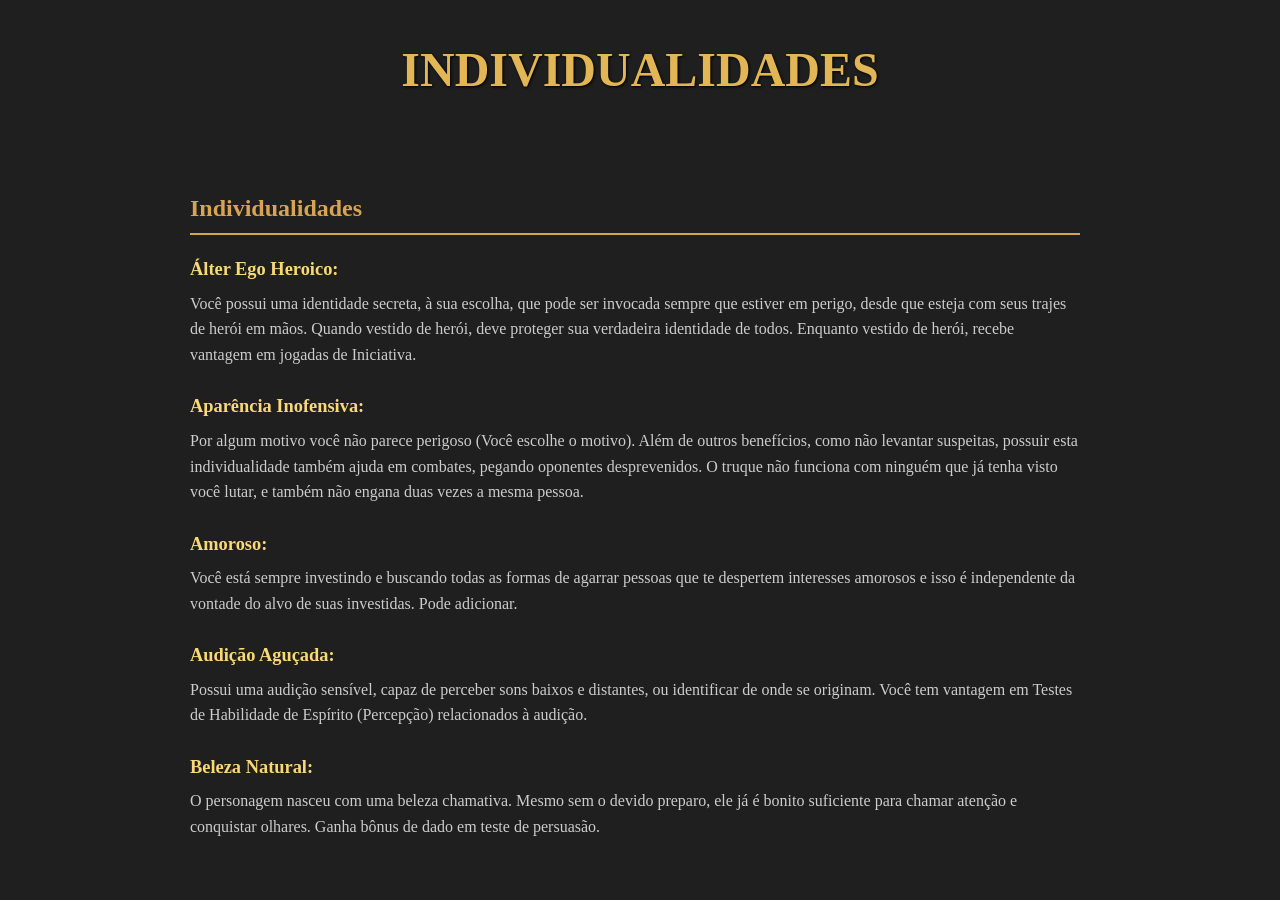
<file: Individualidades.html>
<!DOCTYPE html>
<html lang="pt-BR">
<head>
<meta charset="UTF-8" />
<meta name="viewport" content="width=device-width, initial-scale=1" />
<title>Individualidades - RPG</title>
<style>
  body {
    font-family: "Georgia", serif;
    background-color: #1f1f1f;
    color: #ddd;
    margin: 20px;
    line-height: 1.6;
  }
  h1 {
    text-align: center;
    font-size: 3rem;
    color: #e2b654;
    margin-bottom: 40px;
    text-shadow: 1px 1px 3px #000;
  }
  h2 {
    color: #d9a451;
    border-bottom: 2px solid #d9a451;
    padding-bottom: 6px;
    margin-top: 40px;
  }
  .container {
    max-width: 900px;
    margin: 0 auto;
  }
  .item {
    margin-bottom: 25px;
  }
  .item strong {
    color: #f9d976;
    font-size: 1.15rem;
  }
  p {
    margin-top: 6px;
    color: #ccc;
  }
  /* Scroll if too tall */
  .content {
    max-height: 80vh;
    overflow-y: auto;
    padding-right: 10px;
  }
</style>
</head>
<body>

<div class="container">
  <h1>INDIVIDUALIDADES</h1>
  
  <div class="content">
    <!-- Individualidades -->
    <h2>Individualidades</h2>

    <div class="item">
      <strong>Álter Ego Heroico:</strong>
      <p>Você possui uma identidade secreta, à sua escolha, que pode ser invocada sempre que estiver em perigo, desde que esteja com seus trajes de herói em mãos. Quando vestido de herói, deve proteger sua verdadeira identidade de todos. Enquanto vestido de herói, recebe vantagem em jogadas de Iniciativa.</p>
    </div>

    <div class="item">
      <strong>Aparência Inofensiva:</strong>
      <p>Por algum motivo você não parece perigoso (Você escolhe o motivo). Além de outros benefícios, como não levantar suspeitas, possuir esta individualidade também ajuda em combates, pegando oponentes desprevenidos. O truque não funciona com ninguém que já tenha visto você lutar, e também não engana duas vezes a mesma pessoa.</p>
    </div>

    <div class="item">
      <strong>Amoroso:</strong>
      <p>Você está sempre investindo e buscando todas as formas de agarrar pessoas que te despertem interesses amorosos e isso é independente da vontade do alvo de suas investidas. Pode adicionar.</p>
    </div>

    <div class="item">
      <strong>Audição Aguçada:</strong>
      <p>Possui uma audição sensível, capaz de perceber sons baixos e distantes, ou identificar de onde se originam. Você tem vantagem em Testes de Habilidade de Espírito (Percepção) relacionados à audição.</p>
    </div>

    <div class="item">
      <strong>Beleza Natural:</strong>
      <p>O personagem nasceu com uma beleza chamativa. Mesmo sem o devido preparo, ele já é bonito suficiente para chamar atenção e conquistar olhares. Ganha bônus de dado em teste de persuasão.</p>
    </div>

    <div class="item">
      <strong>Bom Senso:</strong>
      <p>Às vezes, certas pessoas podem ter atitudes estúpidas, mas você certamente não é uma delas. Todas as vezes que o personagem for fazer alguma coisa obviamente estúpida, o Mestre pode dizer que ele pretende fazer uma burrice, evitando uma situação desagradável.</p>
    </div>

    <div class="item">
      <strong>Compostura:</strong>
      <p>O personagem pode até não ser da alta sociedade, mas sabe se comportar como alguém dela. Você consegue convencer os mais desavisados e até pessoas acostumadas que você faz parte de um alto grupo social ou cultural, inclusive imitando sotaques, se necessário. Recebe vantagem em Testes de Habilidade de persuasão.</p>
    </div>

    <div class="item">
      <strong>Controle de Multidões:</strong>
      <p>Você tem dom da palavra, e uma aura que desperta a confiança das massas. Este dom permite incitar revoltas, espalhar desconfianças, vender produtos ou discursar em público com uma margem de sucesso bem maior. Concede bônus em Testes de Habilidade de Espírito (Persuasão) ao lidar com muitas pessoas (mínimo de 5 pessoas).</p>
    </div>

    <div class="item">
      <strong>Coragem:</strong>
      <p>Você é desprovido do medo convencional. Em situações críticas, onde a maioria das pessoas fugiriam apavoradas, você continua firme. Recebe +2 em Testes de Resistência contra Espírito (Amedrontamento).</p>
    </div>

    <div class="item">
      <strong>Determinação:</strong>
      <p>O personagem é dotado de uma força de vontade em atingir seu objetivo que é inabalável. Seu objetivo pode até mudar conforme o andar da história, mas nada irá desanimá-lo ou abalar sua fé em atingir suas ambições. Qualquer agressão ou ações morais que afetariam o objetivo do personagem só o fazem reafirmar suas convicções, nunca recuando. Concede um bônus nas jogadas e Testes quando envolve diretamente seu objetivo (o objetivo tem que ser especificado neste Aprimoramento e deve ser algo concreto e de fácil entendimento).</p>
    </div>

    <div class="item">
      <strong>Emotivo:</strong>
      <p>Você se sensibiliza facilmente com a dor dos outros. Isso faz com que sua interação seja mais fácil e que os outros sintam confiança em suas palavras e seus consolos.</p>
    </div>

    <div class="item">
      <strong>Empatia com Animais:</strong>
      <p>Os animais não veem ameaça algum em você, chegando até a o considerar como um semelhante. Sua presença não afugenta animais e sua aproximação não os fará atacá-lo, desde que não sejam atacados ou provocados por você ou seus companheiros.</p>
    </div>

    <div class="item">
      <strong>Faro Aguçado:</strong>
      <p>Você tem um olfato com sensores capazes de farejar o mínimo odor. Quando identifica o cheiro de algo ou alguém, consegue seguir seu rastro, mesmo a grandes distâncias e em meio a outros cheiros, mas pode perder o alvo caso este modifique seu cheiro ou algo externo apague os rastros, como chuvas pesadas ou cheiros muito mais fortes interferindo a busca. Você tem vantagem em Testes de Habilidade de rastreamento relacionados ao olfato.</p>
    </div>

    <div class="item">
      <strong>Físico Perfeito:</strong>
      <p>Dando o devido tempo, seu corpo sempre se regenera bem dos ferimentos. Isso quer dizer que você sempre passa a impressão de nunca ter se ferido em luta, não tem nenhuma ou quase não tem marcas de ferimento. O descanso curto, para você (recuperação acelerada fora de combate).</p>
    </div>

    <div class="item">
      <strong>Fome Suportável:</strong>
      <p>Seu personagem treinou para suportar ou foi criado com pouco acesso a alimentos, com uma refeição regular, ele aguenta ficar o dobro do tempo sem comer novamente.</p>
    </div>

    <div class="item">
      <strong>Frieza:</strong>
      <p>Seu personagem possui um grande controle das emoções, mesmo que você perca um braço, seja insultado ou veja um amigo morrendo, consegue conter suas emoções e continuar a agir com racionalidade. Recebe +2 em Testes de Resistência contra Sabedoria (Provocação).</p>
    </div>

    <div class="item">
      <strong>Haki da Observação Inato:</strong>
      <p>Você nasceu com grande aptidão no Haki da Observação. Algumas vezes, consegue ouvir as vozes até mesmo prevê seus movimentos ou sente presenças. Você não tem controle nenhum sobre essa habilidade e apenas o Mestre pode decidir quando e onde você vai usar esse Haki. Ao escolher essa individualidade, o Haki da Observação será automaticamente seu Haki principal e ao adquirir controle sobre o Haki da Observação essa individualidade é substituída por outra à sua escolha.</p>
    </div>

    <!-- Adicionei aqui até essa parte para não ficar muito extenso, mas posso continuar se desejar -->

    <!-- Defeitos -->
    <h2>Defeitos</h2>

    <div class="item">
      <strong>Amnésia:</strong>
      <p>Você simplesmente não consegue guardar informação por muito tempo, mesmo que sejam coisas bobas ou muito importantes. Pode até esquecer que perdeu um braço. Você tem desvantagem em qualquer Teste de Habilidade de Sabedoria.</p>
    </div>

    <div class="item">
      <strong>Arrogância:</strong>
      <p>Você considera-se superior a praticamente todos os outros, mesmo os mais fortes ou importantes. Esta característica pode causar problemas com aliados e inimigos. Você tem desvantagem em Testes de Habilidade de Carisma (Persuasão) quando tentar negociar com aqueles que se sentem inferiores a você.</p>
    </div>

    <div class="item">
      <strong>Covardia:</strong>
      <p>Você sente um medo paralizante em algumas situações, mesmo quando deveria agir. Tem desvantagem em Testes de Resistência contra Espírito (Amedrontamento).</p>
    </div>

    <div class="item">
      <strong>Desconfiado:</strong>
      <p>Você sempre espera o pior das pessoas e situações, raramente confiando em alguém. Tem desvantagem em Testes de Habilidade de Carisma (Persuasão) para conseguir aliados.</p>
    </div>

    <div class="item">
      <strong>Ganância:</strong>
      <p>Você sempre quer mais, não importa o custo. Isso pode colocar você em perigo por escolhas imprudentes. Pode causar desentendimentos com aliados.</p>
    </div>

    <div class="item">
      <strong>Impulsividade:</strong>
      <p>Você age sem pensar, tomando decisões precipitadas. Isso pode levar a consequências negativas inesperadas. Tem desvantagem em Testes de Sabedoria para controlar suas ações.</p>
    </div>

    <div class="item">
      <strong>Preguiça:</strong>
      <p>Você tem dificuldade em se motivar, preferindo evitar esforço sempre que possível. Pode perder oportunidades por falta de iniciativa.</p>
    </div>

    <div class="item">
      <strong>Vingativo:</strong>
      <p>Você guarda rancor por muito tempo e busca retribuição sempre que possível. Isso pode colocar você e seus aliados em situações perigosas.</p>
    </div>

  </div>
</div>

</body>
</html>
</file>
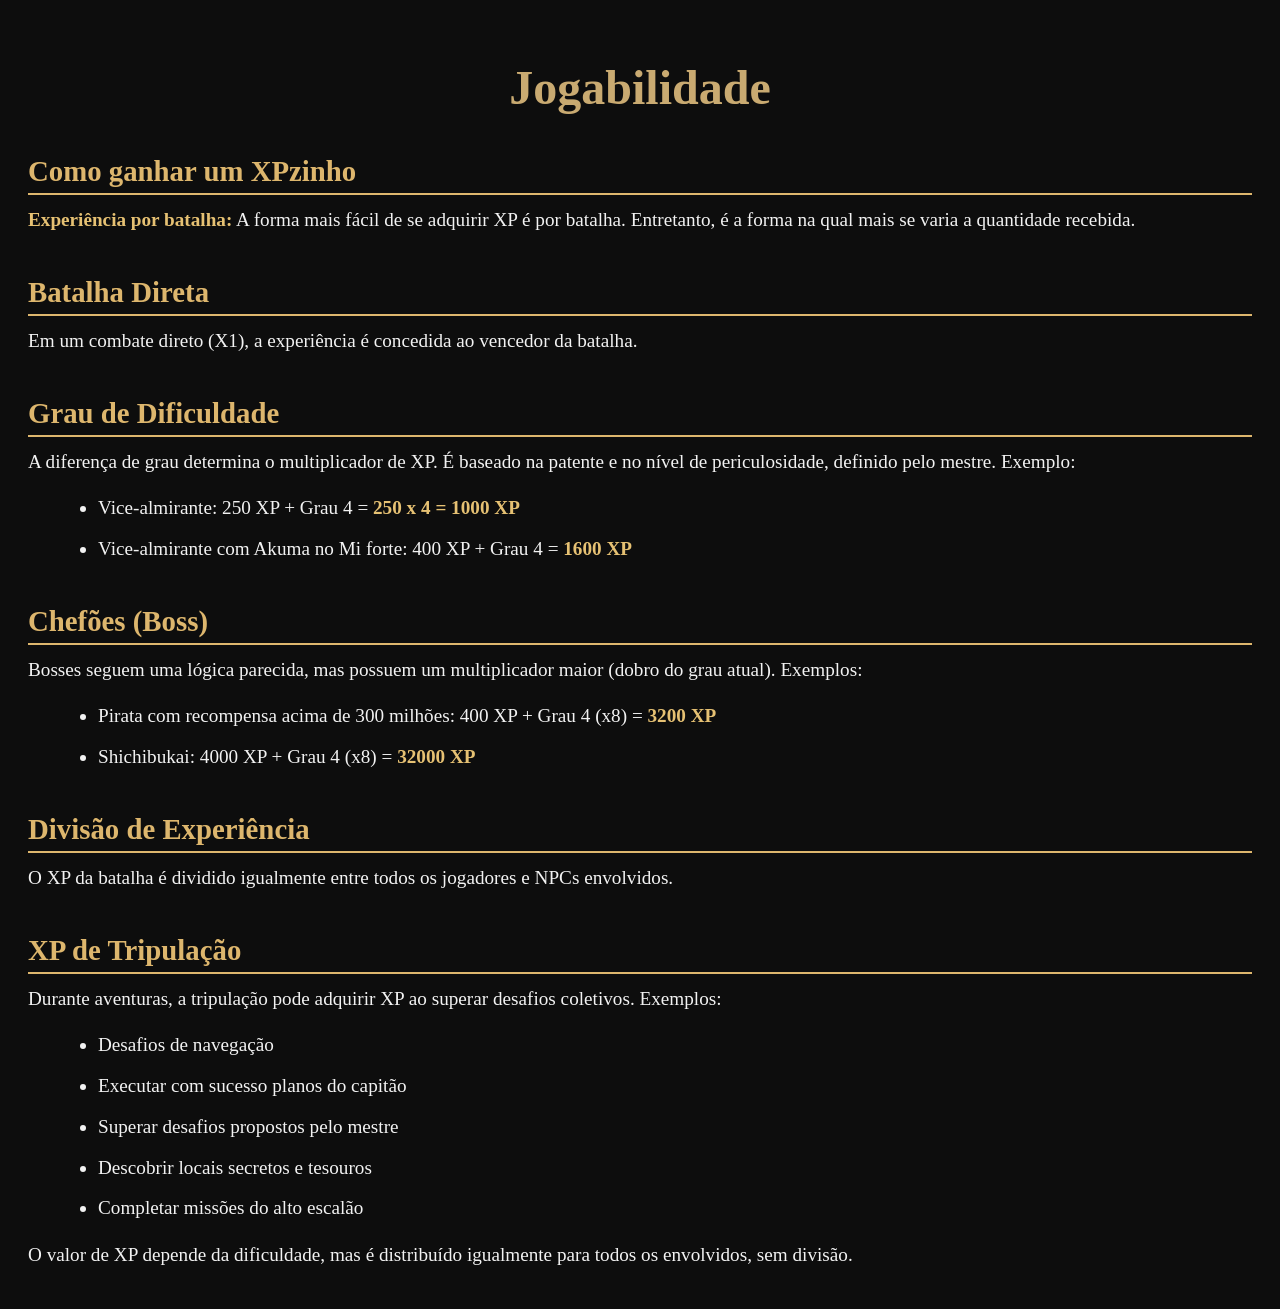
<file: Jogabilidade.html>
<!DOCTYPE html>
<html lang="pt-BR">
<head>
    <meta charset="UTF-8">
    <title>Jogabilidade</title>
    <style>
        body {
            background-color: #0d0d0d;
            color: #f2f2f2;
            font-family: 'Georgia', serif;
            padding: 20px;
        }

        h1 {
            text-align: center;
            font-size: 3em;
            margin-bottom: 30px;
            color: #c9aa71;
        }

        h2 {
            font-size: 1.8em;
            margin-top: 40px;
            margin-bottom: 10px;
            color: #ddb66d;
            border-bottom: 2px solid #ddb66d;
            padding-bottom: 5px;
        }

        p, li {
            font-size: 1.2em;
            line-height: 1.6;
            margin: 10px 0;
        }

        ul {
            list-style-type: disc;
            margin-left: 30px;
        }

        strong {
            color: #e6c173;
        }
    </style>
</head>
<body>

    <h1>Jogabilidade</h1>

    <h2>Como ganhar um XPzinho</h2>
    <p><strong>Experiência por batalha:</strong> A forma mais fácil de se adquirir XP é por batalha. Entretanto, é a forma na qual mais se varia a quantidade recebida.</p>

    <h2>Batalha Direta</h2>
    <p>Em um combate direto (X1), a experiência é concedida ao vencedor da batalha.</p>

    <h2>Grau de Dificuldade</h2>
    <p>A diferença de grau determina o multiplicador de XP. É baseado na patente e no nível de periculosidade, definido pelo mestre. Exemplo:</p>
    <ul>
        <li>Vice-almirante: 250 XP + Grau 4 = <strong>250 x 4 = 1000 XP</strong></li>
        <li>Vice-almirante com Akuma no Mi forte: 400 XP + Grau 4 = <strong>1600 XP</strong></li>
    </ul>

    <h2>Chefões (Boss)</h2>
    <p>Bosses seguem uma lógica parecida, mas possuem um multiplicador maior (dobro do grau atual). Exemplos:</p>
    <ul>
        <li>Pirata com recompensa acima de 300 milhões: 400 XP + Grau 4 (x8) = <strong>3200 XP</strong></li>
        <li>Shichibukai: 4000 XP + Grau 4 (x8) = <strong>32000 XP</strong></li>
    </ul>

    <h2>Divisão de Experiência</h2>
    <p>O XP da batalha é dividido igualmente entre todos os jogadores e NPCs envolvidos.</p>

    <h2>XP de Tripulação</h2>
    <p>Durante aventuras, a tripulação pode adquirir XP ao superar desafios coletivos. Exemplos:</p>
    <ul>
        <li>Desafios de navegação</li>
        <li>Executar com sucesso planos do capitão</li>
        <li>Superar desafios propostos pelo mestre</li>
        <li>Descobrir locais secretos e tesouros</li>
        <li>Completar missões do alto escalão</li>
    </ul>
    <p>O valor de XP depende da dificuldade, mas é distribuído igualmente para todos os envolvidos, sem divisão.</p>

</body>
</html>
</file>
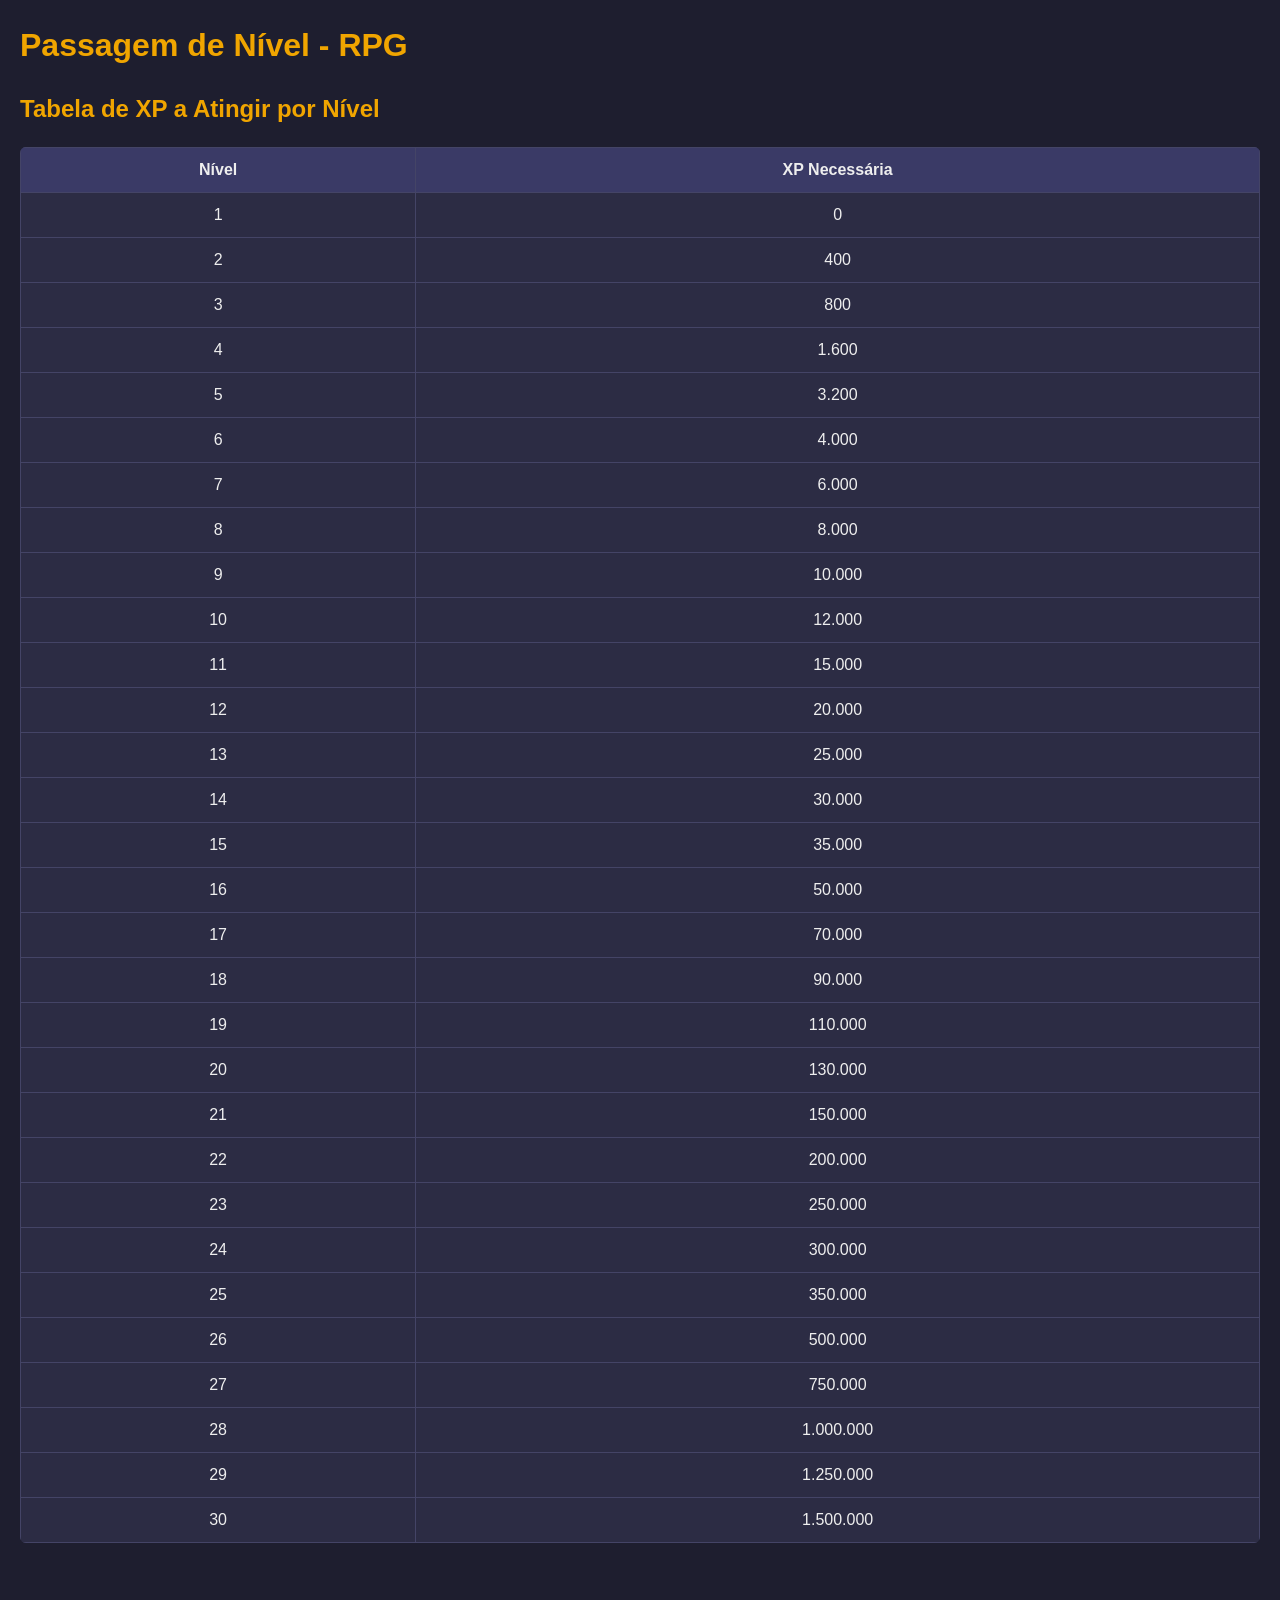
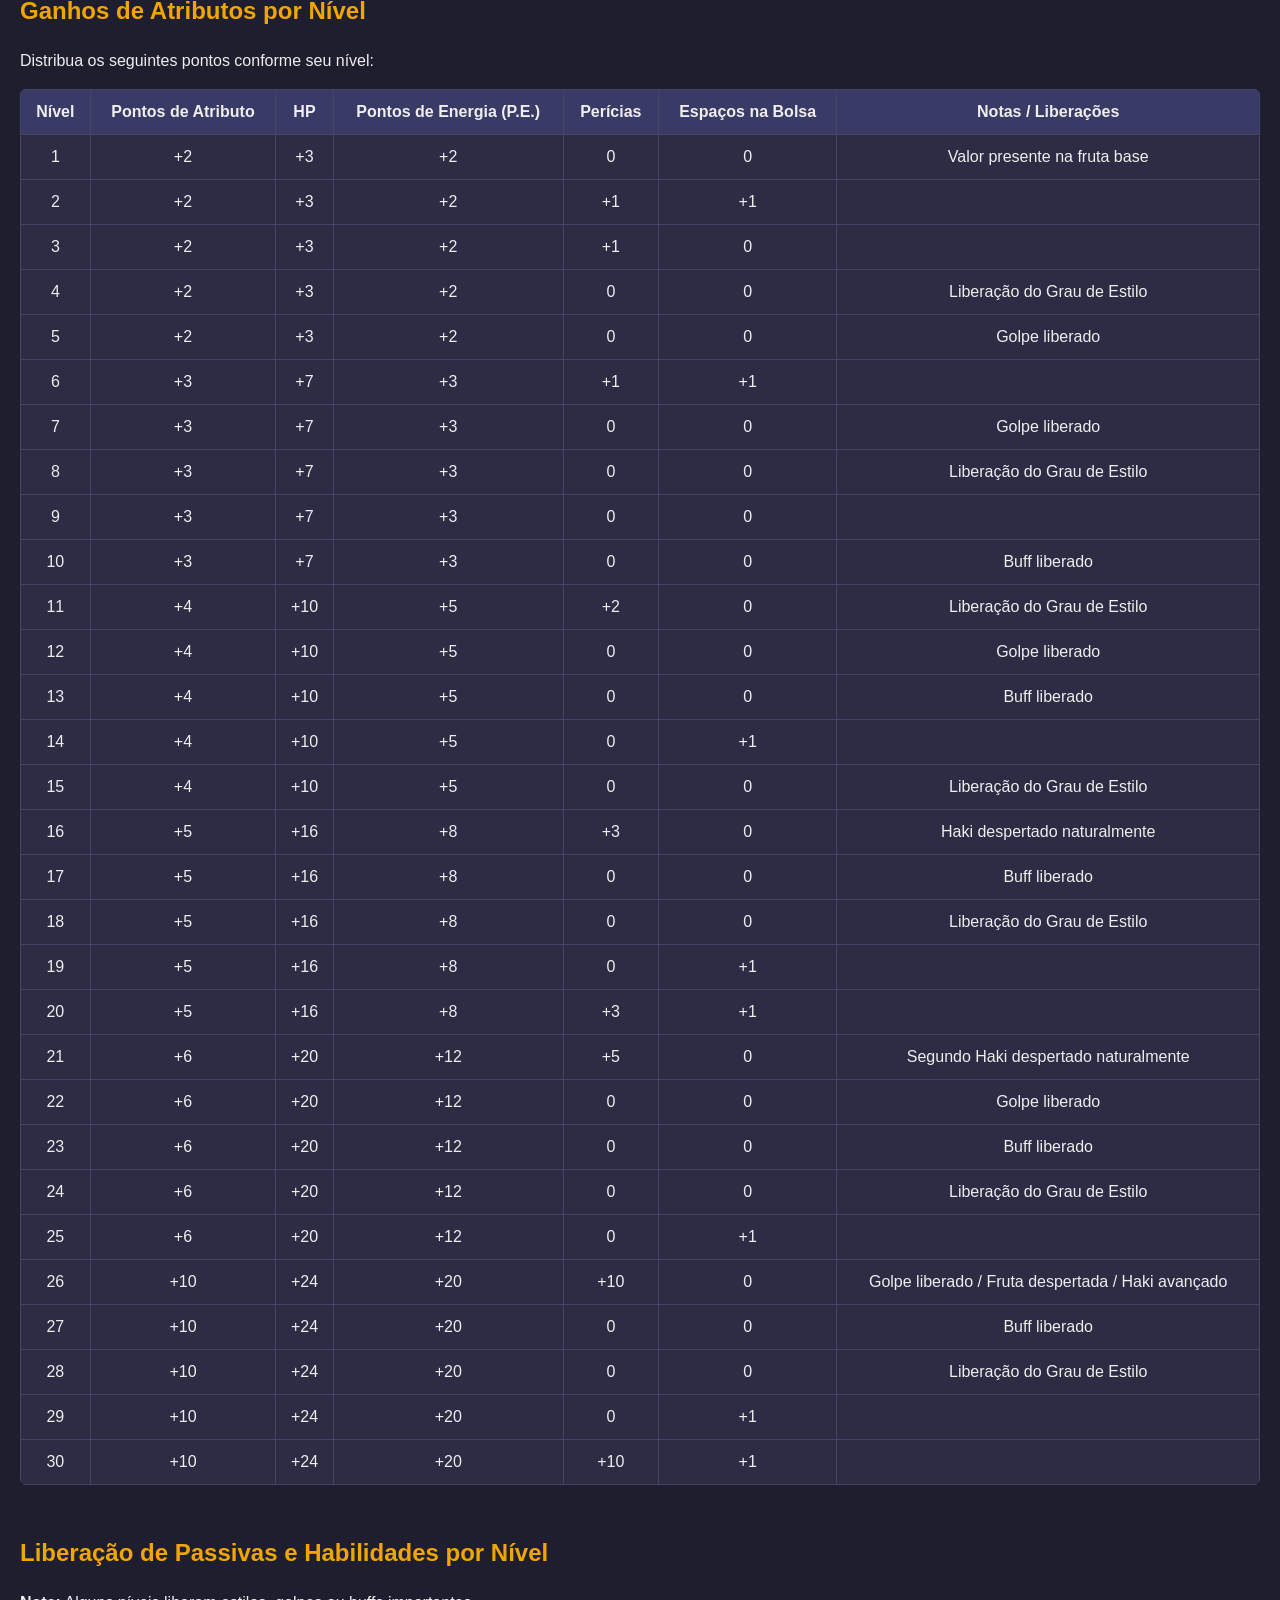
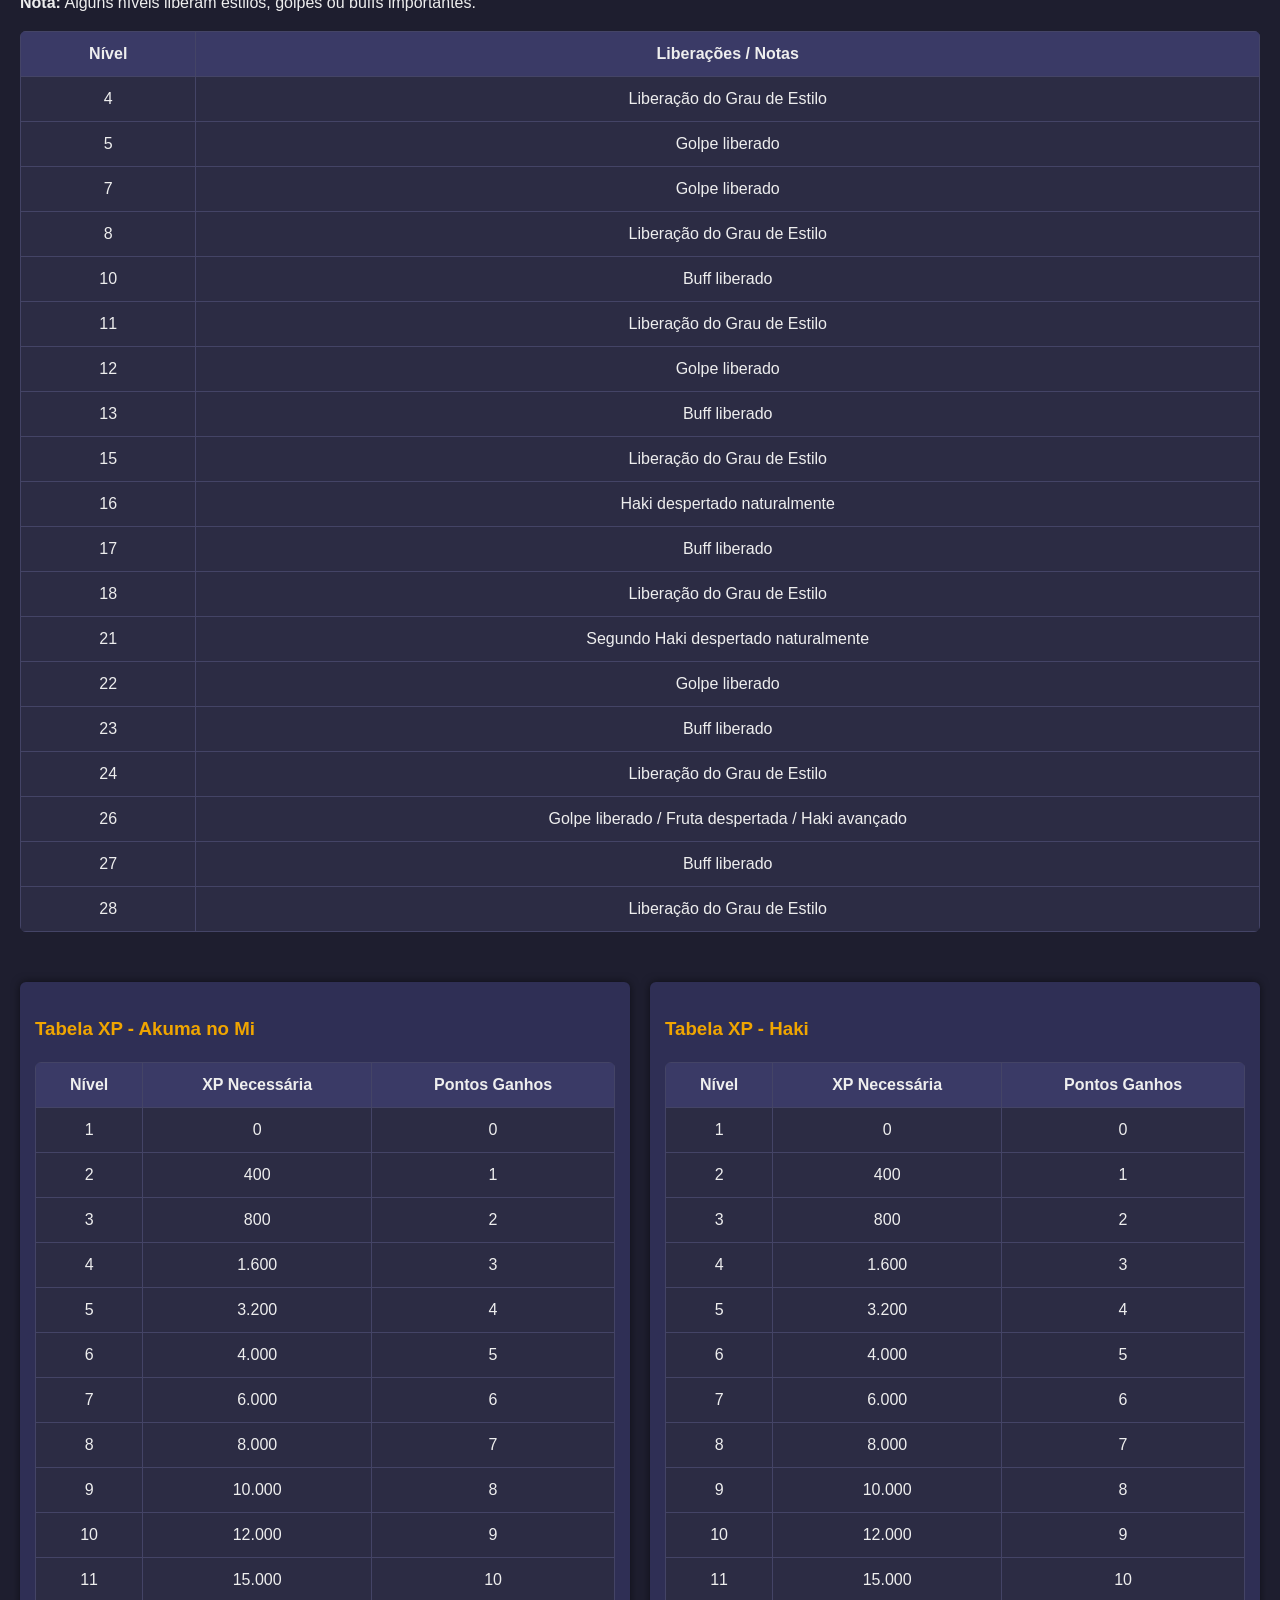
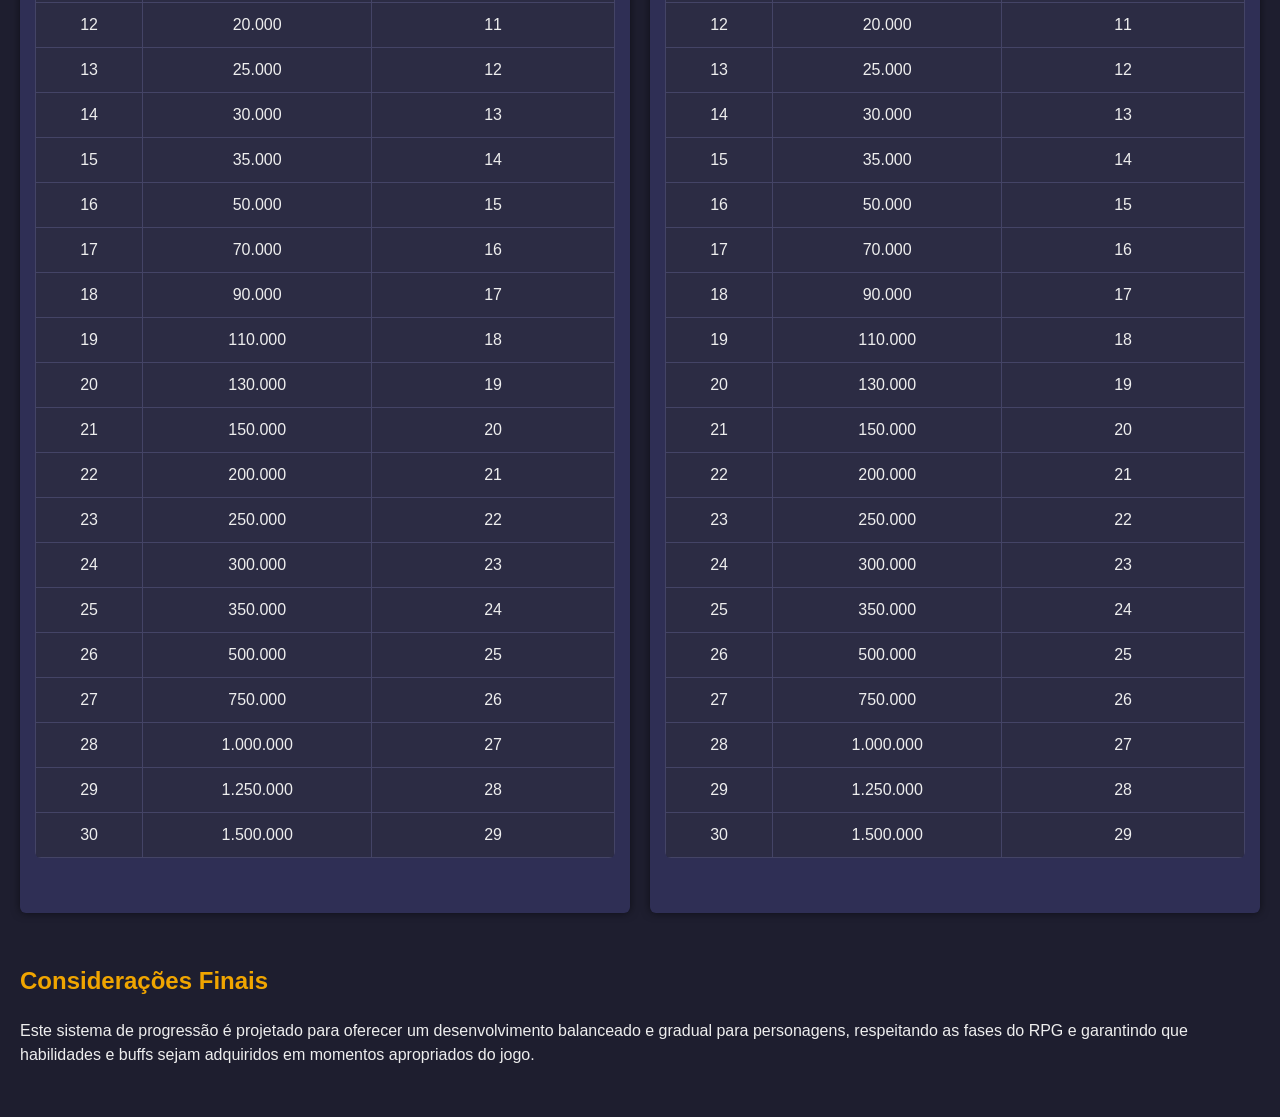
<file: PassagemNivel.html>
<!DOCTYPE html>
<html lang="pt-BR">
<head>
<meta charset="UTF-8" />
<meta name="viewport" content="width=device-width, initial-scale=1" />
<title>Passagem de Nível - RPG</title>
<style>
  body {
    font-family: 'Segoe UI', Tahoma, Geneva, Verdana, sans-serif;
    background: #1e1e2f;
    color: #eee;
    margin: 20px;
    line-height: 1.5;
  }
  h1, h2, h3 {
    color: #f0a500;
  }
  table {
    border-collapse: collapse;
    width: 100%;
    margin-bottom: 40px;
    background: #2c2c44;
    border-radius: 6px;
    overflow: hidden;
  }
  th, td {
    padding: 10px 12px;
    border: 1px solid #444466;
    text-align: center;
  }
  th {
    background-color: #3a3a66;
  }
  .section {
    margin-bottom: 50px;
  }
  .degree-header {
    background: #444477;
    font-weight: bold;
    font-size: 1.1em;
  }
  .note {
    font-size: 0.9em;
    color: #bbb;
    margin-top: -30px;
    margin-bottom: 20px;
    font-style: italic;
  }
  .container-flex {
    display: flex;
    gap: 20px;
    flex-wrap: wrap;
    justify-content: space-between;
  }
  .box {
    flex: 1 1 30%;
    min-width: 300px;
    background: #2f2f55;
    padding: 15px;
    border-radius: 6px;
    box-shadow: 0 0 8px #0008;
  }
</style>
</head>
<body>

<h1>Passagem de Nível - RPG</h1>

<section class="section">
  <h2>Tabela de XP a Atingir por Nível</h2>
  <table>
    <thead>
      <tr><th>Nível</th><th>XP Necessária</th></tr>
    </thead>
    <tbody>
      <tr><td>1</td><td>0</td></tr>
      <tr><td>2</td><td>400</td></tr>
      <tr><td>3</td><td>800</td></tr>
      <tr><td>4</td><td>1.600</td></tr>
      <tr><td>5</td><td>3.200</td></tr>
      <tr><td>6</td><td>4.000</td></tr>
      <tr><td>7</td><td>6.000</td></tr>
      <tr><td>8</td><td>8.000</td></tr>
      <tr><td>9</td><td>10.000</td></tr>
      <tr><td>10</td><td>12.000</td></tr>
      <tr><td>11</td><td>15.000</td></tr>
      <tr><td>12</td><td>20.000</td></tr>
      <tr><td>13</td><td>25.000</td></tr>
      <tr><td>14</td><td>30.000</td></tr>
      <tr><td>15</td><td>35.000</td></tr>
      <tr><td>16</td><td>50.000</td></tr>
      <tr><td>17</td><td>70.000</td></tr>
      <tr><td>18</td><td>90.000</td></tr>
      <tr><td>19</td><td>110.000</td></tr>
      <tr><td>20</td><td>130.000</td></tr>
      <tr><td>21</td><td>150.000</td></tr>
      <tr><td>22</td><td>200.000</td></tr>
      <tr><td>23</td><td>250.000</td></tr>
      <tr><td>24</td><td>300.000</td></tr>
      <tr><td>25</td><td>350.000</td></tr>
      <tr><td>26</td><td>500.000</td></tr>
      <tr><td>27</td><td>750.000</td></tr>
      <tr><td>28</td><td>1.000.000</td></tr>
      <tr><td>29</td><td>1.250.000</td></tr>
      <tr><td>30</td><td>1.500.000</td></tr>
    </tbody>
  </table>
</section>

<section class="section">
  <h2>Ganhos de Atributos por Nível</h2>
  <p>Distribua os seguintes pontos conforme seu nível:</p>
  <table>
    <thead>
      <tr>
        <th>Nível</th>
        <th>Pontos de Atributo</th>
        <th>HP</th>
        <th>Pontos de Energia (P.E.)</th>
        <th>Perícias</th>
        <th>Espaços na Bolsa</th>
        <th>Notas / Liberações</th>
      </tr>
    </thead>
    <tbody>
      <tr><td>1</td><td>+2</td><td>+3</td><td>+2</td><td>0</td><td>0</td><td>Valor presente na fruta base</td></tr>
      <tr><td>2</td><td>+2</td><td>+3</td><td>+2</td><td>+1</td><td>+1</td><td></td></tr>
      <tr><td>3</td><td>+2</td><td>+3</td><td>+2</td><td>+1</td><td>0</td><td></td></tr>
      <tr><td>4</td><td>+2</td><td>+3</td><td>+2</td><td>0</td><td>0</td><td>Liberação do Grau de Estilo</td></tr>
      <tr><td>5</td><td>+2</td><td>+3</td><td>+2</td><td>0</td><td>0</td><td>Golpe liberado</td></tr>
      <tr><td>6</td><td>+3</td><td>+7</td><td>+3</td><td>+1</td><td>+1</td><td></td></tr>
      <tr><td>7</td><td>+3</td><td>+7</td><td>+3</td><td>0</td><td>0</td><td>Golpe liberado</td></tr>
      <tr><td>8</td><td>+3</td><td>+7</td><td>+3</td><td>0</td><td>0</td><td>Liberação do Grau de Estilo</td></tr>
      <tr><td>9</td><td>+3</td><td>+7</td><td>+3</td><td>0</td><td>0</td><td></td></tr>
      <tr><td>10</td><td>+3</td><td>+7</td><td>+3</td><td>0</td><td>0</td><td>Buff liberado</td></tr>
      <tr><td>11</td><td>+4</td><td>+10</td><td>+5</td><td>+2</td><td>0</td><td>Liberação do Grau de Estilo</td></tr>
      <tr><td>12</td><td>+4</td><td>+10</td><td>+5</td><td>0</td><td>0</td><td>Golpe liberado</td></tr>
      <tr><td>13</td><td>+4</td><td>+10</td><td>+5</td><td>0</td><td>0</td><td>Buff liberado</td></tr>
      <tr><td>14</td><td>+4</td><td>+10</td><td>+5</td><td>0</td><td>+1</td><td></td></tr>
      <tr><td>15</td><td>+4</td><td>+10</td><td>+5</td><td>0</td><td>0</td><td>Liberação do Grau de Estilo</td></tr>
      <tr><td>16</td><td>+5</td><td>+16</td><td>+8</td><td>+3</td><td>0</td><td>Haki despertado naturalmente</td></tr>
      <tr><td>17</td><td>+5</td><td>+16</td><td>+8</td><td>0</td><td>0</td><td>Buff liberado</td></tr>
      <tr><td>18</td><td>+5</td><td>+16</td><td>+8</td><td>0</td><td>0</td><td>Liberação do Grau de Estilo</td></tr>
      <tr><td>19</td><td>+5</td><td>+16</td><td>+8</td><td>0</td><td>+1</td><td></td></tr>
      <tr><td>20</td><td>+5</td><td>+16</td><td>+8</td><td>+3</td><td>+1</td><td></td></tr>
      <tr><td>21</td><td>+6</td><td>+20</td><td>+12</td><td>+5</td><td>0</td><td>Segundo Haki despertado naturalmente</td></tr>
      <tr><td>22</td><td>+6</td><td>+20</td><td>+12</td><td>0</td><td>0</td><td>Golpe liberado</td></tr>
      <tr><td>23</td><td>+6</td><td>+20</td><td>+12</td><td>0</td><td>0</td><td>Buff liberado</td></tr>
      <tr><td>24</td><td>+6</td><td>+20</td><td>+12</td><td>0</td><td>0</td><td>Liberação do Grau de Estilo</td></tr>
      <tr><td>25</td><td>+6</td><td>+20</td><td>+12</td><td>0</td><td>+1</td><td></td></tr>
      <tr><td>26</td><td>+10</td><td>+24</td><td>+20</td><td>+10</td><td>0</td><td>Golpe liberado / Fruta despertada / Haki avançado</td></tr>
      <tr><td>27</td><td>+10</td><td>+24</td><td>+20</td><td>0</td><td>0</td><td>Buff liberado</td></tr>
      <tr><td>28</td><td>+10</td><td>+24</td><td>+20</td><td>0</td><td>0</td><td>Liberação do Grau de Estilo</td></tr>
      <tr><td>29</td><td>+10</td><td>+24</td><td>+20</td><td>0</td><td>+1</td><td></td></tr>
      <tr><td>30</td><td>+10</td><td>+24</td><td>+20</td><td>+10</td><td>+1</td><td></td></tr>
    </tbody>
  </table>
</section>

<section class="section">
  <h2>Liberação de Passivas e Habilidades por Nível</h2>
  <p><strong>Nota:</strong> Alguns níveis liberam estilos, golpes ou buffs importantes.</p>
  <table>
    <thead>
      <tr><th>Nível</th><th>Liberações / Notas</th></tr>
    </thead>
    <tbody>
      <tr><td>4</td><td>Liberação do Grau de Estilo</td></tr>
      <tr><td>5</td><td>Golpe liberado</td></tr>
      <tr><td>7</td><td>Golpe liberado</td></tr>
      <tr><td>8</td><td>Liberação do Grau de Estilo</td></tr>
      <tr><td>10</td><td>Buff liberado</td></tr>
      <tr><td>11</td><td>Liberação do Grau de Estilo</td></tr>
      <tr><td>12</td><td>Golpe liberado</td></tr>
      <tr><td>13</td><td>Buff liberado</td></tr>
      <tr><td>15</td><td>Liberação do Grau de Estilo</td></tr>
      <tr><td>16</td><td>Haki despertado naturalmente</td></tr>
      <tr><td>17</td><td>Buff liberado</td></tr>
      <tr><td>18</td><td>Liberação do Grau de Estilo</td></tr>
      <tr><td>21</td><td>Segundo Haki despertado naturalmente</td></tr>
      <tr><td>22</td><td>Golpe liberado</td></tr>
      <tr><td>23</td><td>Buff liberado</td></tr>
      <tr><td>24</td><td>Liberação do Grau de Estilo</td></tr>
      <tr><td>26</td><td>Golpe liberado / Fruta despertada / Haki avançado</td></tr>
      <tr><td>27</td><td>Buff liberado</td></tr>
      <tr><td>28</td><td>Liberação do Grau de Estilo</td></tr>
    </tbody>
  </table>
</section>

<section class="section container-flex">
  <div class="box">
    <h3>Tabela XP - Akuma no Mi</h3>
    <table>
      <thead>
        <tr><th>Nível</th><th>XP Necessária</th><th>Pontos Ganhos</th></tr>
      </thead>
      <tbody>
        <tr><td>1</td><td>0</td><td>0</td></tr>
        <tr><td>2</td><td>400</td><td>1</td></tr>
        <tr><td>3</td><td>800</td><td>2</td></tr>
        <tr><td>4</td><td>1.600</td><td>3</td></tr>
        <tr><td>5</td><td>3.200</td><td>4</td></tr>
        <tr><td>6</td><td>4.000</td><td>5</td></tr>
        <tr><td>7</td><td>6.000</td><td>6</td></tr>
        <tr><td>8</td><td>8.000</td><td>7</td></tr>
        <tr><td>9</td><td>10.000</td><td>8</td></tr>
        <tr><td>10</td><td>12.000</td><td>9</td></tr>
        <tr><td>11</td><td>15.000</td><td>10</td></tr>
        <tr><td>12</td><td>20.000</td><td>11</td></tr>
        <tr><td>13</td><td>25.000</td><td>12</td></tr>
        <tr><td>14</td><td>30.000</td><td>13</td></tr>
        <tr><td>15</td><td>35.000</td><td>14</td></tr>
        <tr><td>16</td><td>50.000</td><td>15</td></tr>
        <tr><td>17</td><td>70.000</td><td>16</td></tr>
        <tr><td>18</td><td>90.000</td><td>17</td></tr>
        <tr><td>19</td><td>110.000</td><td>18</td></tr>
        <tr><td>20</td><td>130.000</td><td>19</td></tr>
        <tr><td>21</td><td>150.000</td><td>20</td></tr>
        <tr><td>22</td><td>200.000</td><td>21</td></tr>
        <tr><td>23</td><td>250.000</td><td>22</td></tr>
        <tr><td>24</td><td>300.000</td><td>23</td></tr>
        <tr><td>25</td><td>350.000</td><td>24</td></tr>
        <tr><td>26</td><td>500.000</td><td>25</td></tr>
        <tr><td>27</td><td>750.000</td><td>26</td></tr>
        <tr><td>28</td><td>1.000.000</td><td>27</td></tr>
        <tr><td>29</td><td>1.250.000</td><td>28</td></tr>
        <tr><td>30</td><td>1.500.000</td><td>29</td></tr>
      </tbody>
    </table>
  </div>

  <div class="box">
    <h3>Tabela XP - Haki</h3>
    <table>
      <thead>
        <tr><th>Nível</th><th>XP Necessária</th><th>Pontos Ganhos</th></tr>
      </thead>
      <tbody>
        <tr><td>1</td><td>0</td><td>0</td></tr>
        <tr><td>2</td><td>400</td><td>1</td></tr>
        <tr><td>3</td><td>800</td><td>2</td></tr>
        <tr><td>4</td><td>1.600</td><td>3</td></tr>
        <tr><td>5</td><td>3.200</td><td>4</td></tr>
        <tr><td>6</td><td>4.000</td><td>5</td></tr>
        <tr><td>7</td><td>6.000</td><td>6</td></tr>
        <tr><td>8</td><td>8.000</td><td>7</td></tr>
        <tr><td>9</td><td>10.000</td><td>8</td></tr>
        <tr><td>10</td><td>12.000</td><td>9</td></tr>
        <tr><td>11</td><td>15.000</td><td>10</td></tr>
        <tr><td>12</td><td>20.000</td><td>11</td></tr>
        <tr><td>13</td><td>25.000</td><td>12</td></tr>
        <tr><td>14</td><td>30.000</td><td>13</td></tr>
        <tr><td>15</td><td>35.000</td><td>14</td></tr>
        <tr><td>16</td><td>50.000</td><td>15</td></tr>
        <tr><td>17</td><td>70.000</td><td>16</td></tr>
        <tr><td>18</td><td>90.000</td><td>17</td></tr>
        <tr><td>19</td><td>110.000</td><td>18</td></tr>
        <tr><td>20</td><td>130.000</td><td>19</td></tr>
        <tr><td>21</td><td>150.000</td><td>20</td></tr>
        <tr><td>22</td><td>200.000</td><td>21</td></tr>
        <tr><td>23</td><td>250.000</td><td>22</td></tr>
        <tr><td>24</td><td>300.000</td><td>23</td></tr>
        <tr><td>25</td><td>350.000</td><td>24</td></tr>
        <tr><td>26</td><td>500.000</td><td>25</td></tr>
        <tr><td>27</td><td>750.000</td><td>26</td></tr>
        <tr><td>28</td><td>1.000.000</td><td>27</td></tr>
        <tr><td>29</td><td>1.250.000</td><td>28</td></tr>
        <tr><td>30</td><td>1.500.000</td><td>29</td></tr>
      </tbody>
    </table>
  </div>
</section>

<section class="section">
  <h2>Considerações Finais</h2>
  <p>Este sistema de progressão é projetado para oferecer um desenvolvimento balanceado e gradual para personagens, respeitando as fases do RPG e garantindo que habilidades e buffs sejam adquiridos em momentos apropriados do jogo.</p>
</section>
</main>
</body>
</html>
</file>
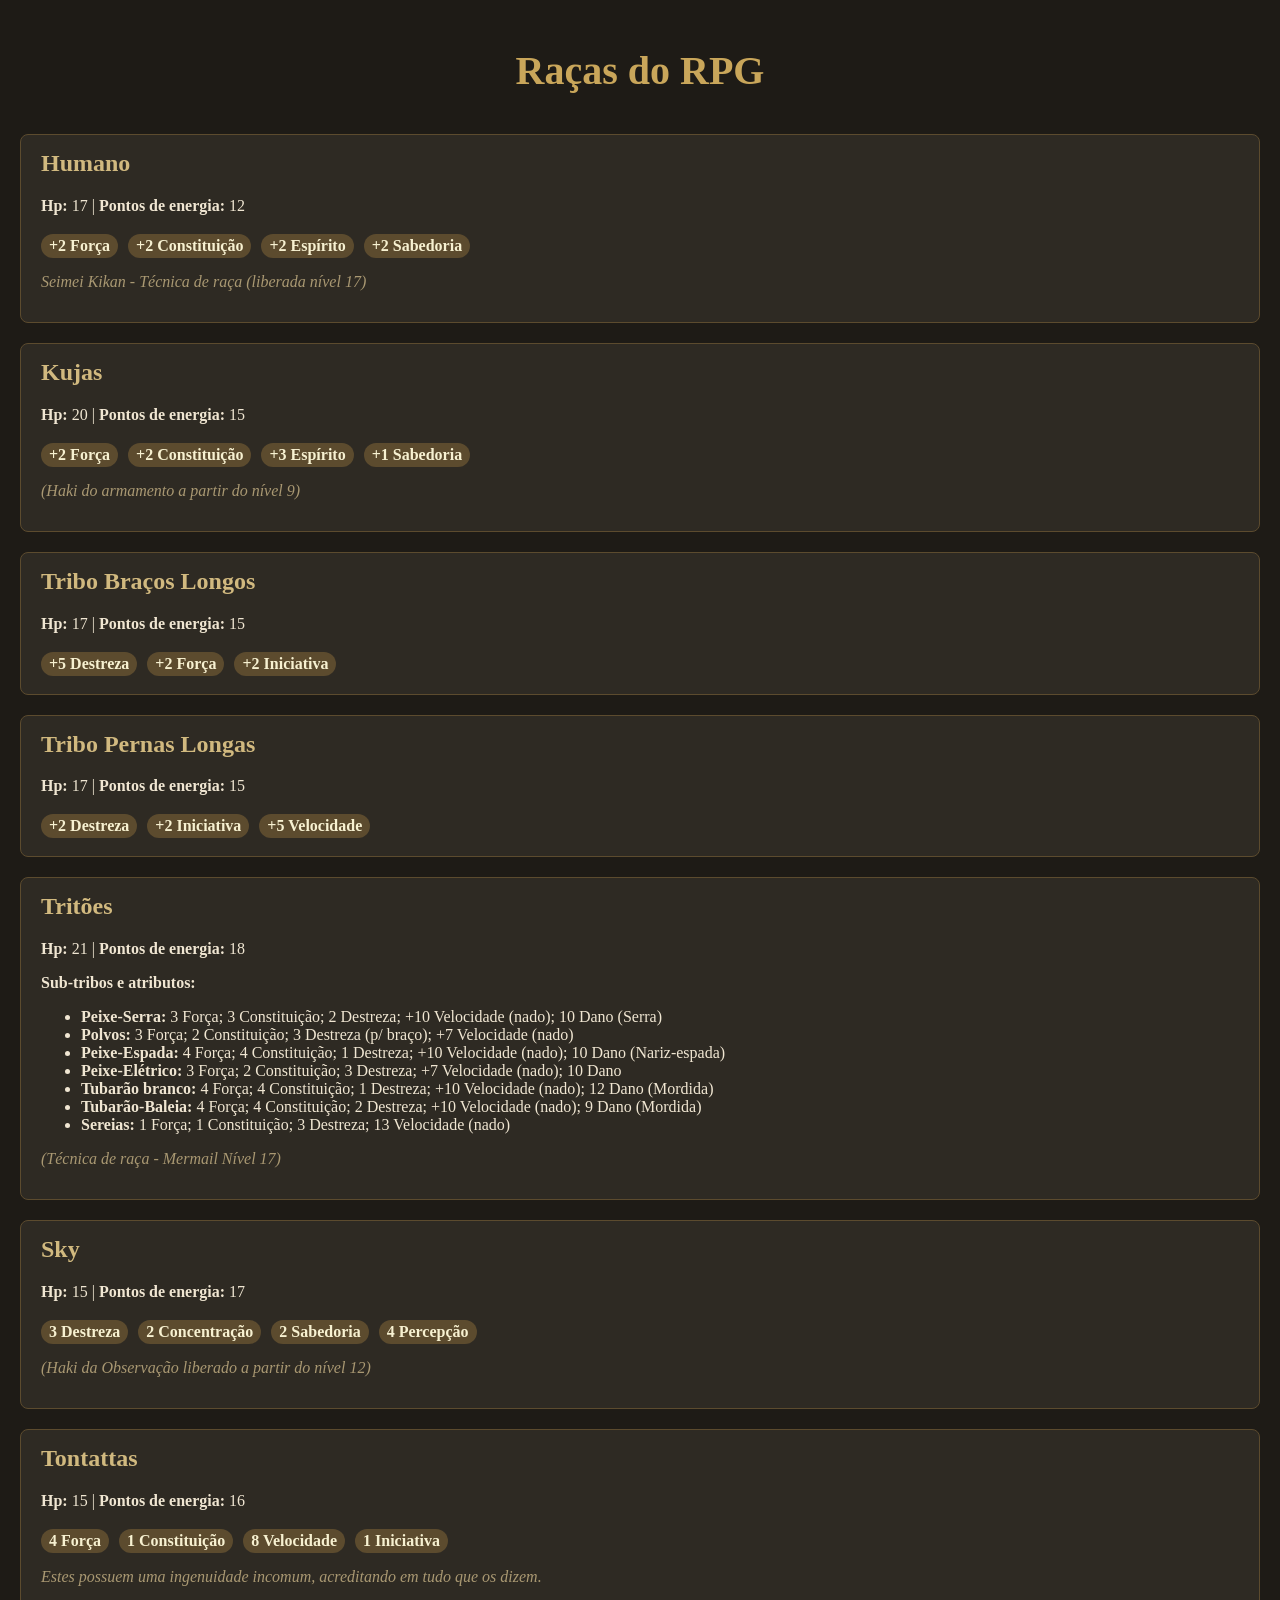
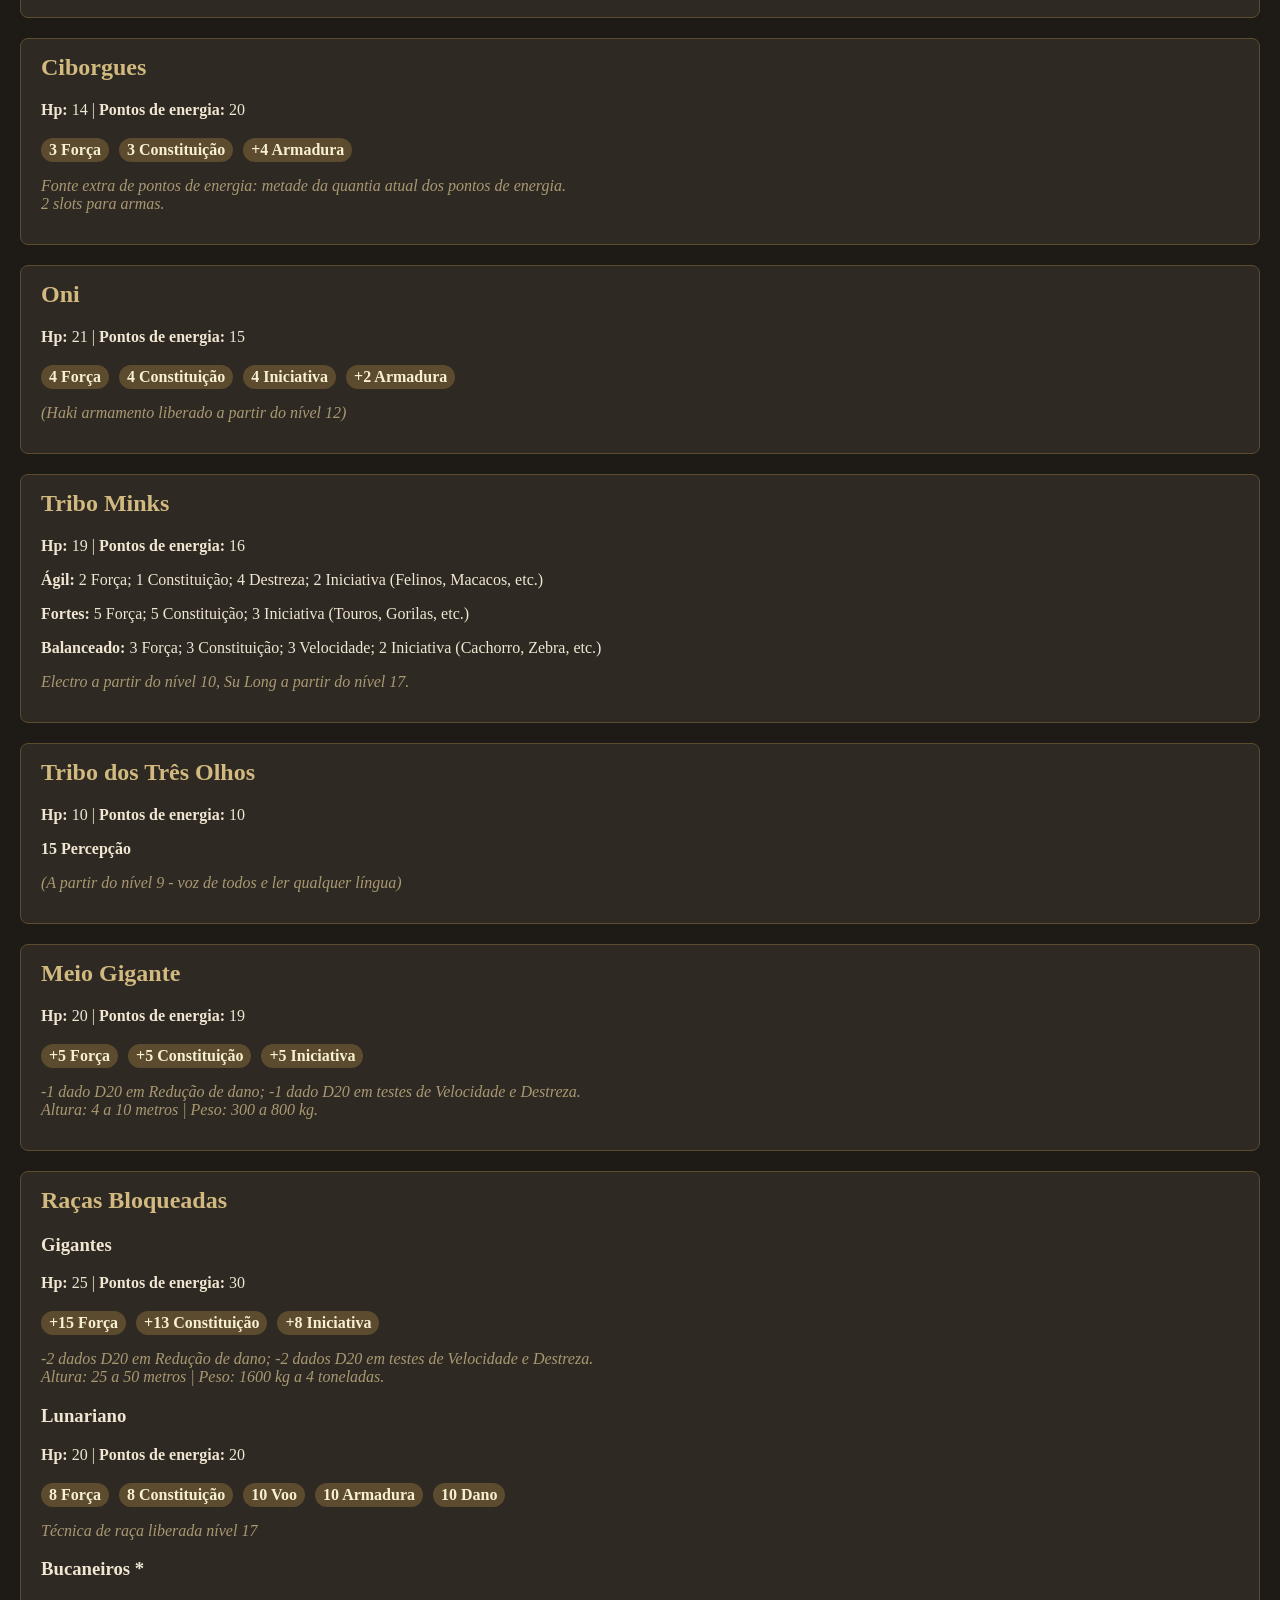
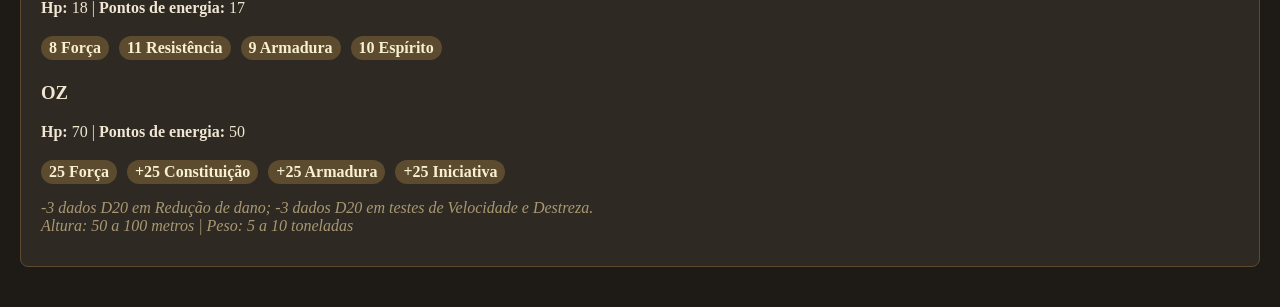
<file: Racas.html>
<!DOCTYPE html>
<html lang="pt-BR">
<head>
<meta charset="UTF-8" />
<meta name="viewport" content="width=device-width, initial-scale=1" />
<title>Raças do RPG</title>
<style>
  body {
    font-family: "Georgia", serif;
    background-color: #1e1b16;
    color: #f0e6d2;
    margin: 0;
    padding: 20px;
  }
  h1 {
    text-align: center;
    margin-bottom: 1em;
    font-size: 2.5em;
    color: #c9a65a;
  }
  section.raca {
    background: #2e2a23;
    border: 1px solid #5c4b2e;
    border-radius: 8px;
    padding: 15px 20px;
    margin-bottom: 20px;
  }
  section.raca h2 {
    margin-top: 0;
    color: #d1b97f;
  }
  .atributos, .notas {
    margin-top: 10px;
  }
  .atributos span {
    display: inline-block;
    background: #5c4b2e;
    color: #f7f1d1;
    padding: 3px 8px;
    margin: 3px 6px 3px 0;
    border-radius: 12px;
    font-weight: 600;
  }
  .notas {
    margin-top: 12px;
    font-style: italic;
    color: #a99872;
  }
  .bloqueados {
    background-color: #3a342a;
    border-color: #806c31;
  }
</style>
</head>
<body>

<h1>Raças do RPG</h1>

<!-- Humano -->
<section class="raca">
  <h2>Humano</h2>
  <p><strong>Hp:</strong> 17 | <strong>Pontos de energia:</strong> 12</p>
  <div class="atributos">
    <span>+2 Força</span>
    <span>+2 Constituição</span>
    <span>+2 Espírito</span>
    <span>+2 Sabedoria</span>
  </div>
  <p class="notas">Seimei Kikan - Técnica de raça (liberada nível 17)</p>
</section>

<!-- Kujas -->
<section class="raca">
  <h2>Kujas</h2>
  <p><strong>Hp:</strong> 20 | <strong>Pontos de energia:</strong> 15</p>
  <div class="atributos">
    <span>+2 Força</span>
    <span>+2 Constituição</span>
    <span>+3 Espírito</span>
    <span>+1 Sabedoria</span>
  </div>
  <p class="notas">(Haki do armamento a partir do nível 9)</p>
</section>

<!-- Tribo Braços Longos -->
<section class="raca">
  <h2>Tribo Braços Longos</h2>
  <p><strong>Hp:</strong> 17 | <strong>Pontos de energia:</strong> 15</p>
  <div class="atributos">
    <span>+5 Destreza</span>
    <span>+2 Força</span>
    <span>+2 Iniciativa</span>
  </div>
</section>

<!-- Tribo Pernas Longas -->
<section class="raca">
  <h2>Tribo Pernas Longas</h2>
  <p><strong>Hp:</strong> 17 | <strong>Pontos de energia:</strong> 15</p>
  <div class="atributos">
    <span>+2 Destreza</span>
    <span>+2 Iniciativa</span>
    <span>+5 Velocidade</span>
  </div>
</section>

<!-- Tritões -->
<section class="raca">
  <h2>Tritões</h2>
  <p><strong>Hp:</strong> 21 | <strong>Pontos de energia:</strong> 18</p>
  <p><strong>Sub-tribos e atributos:</strong></p>
  <ul>
    <li><strong>Peixe-Serra:</strong> 3 Força; 3 Constituição; 2 Destreza; +10 Velocidade (nado); 10 Dano (Serra)</li>
    <li><strong>Polvos:</strong> 3 Força; 2 Constituição; 3 Destreza (p/ braço); +7 Velocidade (nado)</li>
    <li><strong>Peixe-Espada:</strong> 4 Força; 4 Constituição; 1 Destreza; +10 Velocidade (nado); 10 Dano (Nariz-espada)</li>
    <li><strong>Peixe-Elétrico:</strong> 3 Força; 2 Constituição; 3 Destreza; +7 Velocidade (nado); 10 Dano</li>
    <li><strong>Tubarão branco:</strong> 4 Força; 4 Constituição; 1 Destreza; +10 Velocidade (nado); 12 Dano (Mordida)</li>
    <li><strong>Tubarão-Baleia:</strong> 4 Força; 4 Constituição; 2 Destreza; +10 Velocidade (nado); 9 Dano (Mordida)</li>
    <li><strong>Sereias:</strong> 1 Força; 1 Constituição; 3 Destreza; 13 Velocidade (nado)</li>
  </ul>
  <p class="notas">(Técnica de raça - Mermail Nível 17)</p>
</section>

<!-- Sky -->
<section class="raca">
  <h2>Sky</h2>
  <p><strong>Hp:</strong> 15 | <strong>Pontos de energia:</strong> 17</p>
  <div class="atributos">
    <span>3 Destreza</span>
    <span>2 Concentração</span>
    <span>2 Sabedoria</span>
    <span>4 Percepção</span>
  </div>
  <p class="notas">(Haki da Observação liberado a partir do nível 12)</p>
</section>

<!-- Tontattas -->
<section class="raca">
  <h2>Tontattas</h2>
  <p><strong>Hp:</strong> 15 | <strong>Pontos de energia:</strong> 16</p>
  <div class="atributos">
    <span>4 Força</span>
    <span>1 Constituição</span>
    <span>8 Velocidade</span>
    <span>1 Iniciativa</span>
  </div>
  <p class="notas">Estes possuem uma ingenuidade incomum, acreditando em tudo que os dizem.</p>
</section>

<!-- Ciborgues -->
<section class="raca">
  <h2>Ciborgues</h2>
  <p><strong>Hp:</strong> 14 | <strong>Pontos de energia:</strong> 20</p>
  <div class="atributos">
    <span>3 Força</span>
    <span>3 Constituição</span>
    <span>+4 Armadura</span>
  </div>
  <p class="notas">
    Fonte extra de pontos de energia: metade da quantia atual dos pontos de energia.<br />
    2 slots para armas.
  </p>
</section>

<!-- Oni -->
<section class="raca">
  <h2>Oni</h2>
  <p><strong>Hp:</strong> 21 | <strong>Pontos de energia:</strong> 15</p>
  <div class="atributos">
    <span>4 Força</span>
    <span>4 Constituição</span>
    <span>4 Iniciativa</span>
    <span>+2 Armadura</span>
  </div>
  <p class="notas">(Haki armamento liberado a partir do nível 12)</p>
</section>

<!-- Tribo Minks -->
<section class="raca">
  <h2>Tribo Minks</h2>
  <p><strong>Hp:</strong> 19 | <strong>Pontos de energia:</strong> 16</p>
  
  <p><strong>Ágil:</strong> 2 Força; 1 Constituição; 4 Destreza; 2 Iniciativa (Felinos, Macacos, etc.)</p>
  <p><strong>Fortes:</strong> 5 Força; 5 Constituição; 3 Iniciativa (Touros, Gorilas, etc.)</p>
  <p><strong>Balanceado:</strong> 3 Força; 3 Constituição; 3 Velocidade; 2 Iniciativa (Cachorro, Zebra, etc.)</p>
  
  <p class="notas">Electro a partir do nível 10, Su Long a partir do nível 17.</p>
</section>

<!-- Tribo dos Três Olhos -->
<section class="raca">
  <h2>Tribo dos Três Olhos</h2>
  <p><strong>Hp:</strong> 10 | <strong>Pontos de energia:</strong> 10</p>
  <p><strong>15 Percepção</strong></p>
  <p class="notas">(A partir do nível 9 - voz de todos e ler qualquer língua)</p>
</section>

<!-- Meio Gigante -->
<section class="raca">
  <h2>Meio Gigante</h2>
  <p><strong>Hp:</strong> 20 | <strong>Pontos de energia:</strong> 19</p>
  <div class="atributos">
    <span>+5 Força</span>
    <span>+5 Constituição</span>
    <span>+5 Iniciativa</span>
  </div>
  <p class="notas">
    -1 dado D20 em Redução de dano; -1 dado D20 em testes de Velocidade e Destreza.<br />
    Altura: 4 a 10 metros | Peso: 300 a 800 kg.
  </p>
</section>

<!-- Seção Bloqueados -->
<section class="raca bloqueados">
  <h2>Raças Bloqueadas</h2>

  <section>
    <h3>Gigantes</h3>
    <p><strong>Hp:</strong> 25 | <strong>Pontos de energia:</strong> 30</p>
    <div class="atributos">
      <span>+15 Força</span>
      <span>+13 Constituição</span>
      <span>+8 Iniciativa</span>
    </div>
    <p class="notas">
      -2 dados D20 em Redução de dano; -2 dados D20 em testes de Velocidade e Destreza.<br />
      Altura: 25 a 50 metros | Peso: 1600 kg a 4 toneladas.
    </p>
  </section>

  <section>
    <h3>Lunariano</h3>
    <p><strong>Hp:</strong> 20 | <strong>Pontos de energia:</strong> 20</p>
    <div class="atributos">
      <span>8 Força</span>
      <span>8 Constituição</span>
      <span>10 Voo</span>
      <span>10 Armadura</span>
      <span>10 Dano</span>
    </div>
    <p class="notas">Técnica de raça liberada nível 17</p>
  </section>

  <section>
    <h3>Bucaneiros *</h3>
    <p><strong>Hp:</strong> 18 | <strong>Pontos de energia:</strong> 17</p>
    <div class="atributos">
      <span>8 Força</span>
      <span>11 Resistência</span>
      <span>9 Armadura</span>
      <span>10 Espírito</span>
    </div>
  </section>

  <section>
    <h3>OZ</h3>
    <p><strong>Hp:</strong> 70 | <strong>Pontos de energia:</strong> 50</p>
    <div class="atributos">
      <span>25 Força</span>
      <span>+25 Constituição</span>
      <span>+25 Armadura</span>
      <span>+25 Iniciativa</span>
    </div>
    <p class="notas">
      -3 dados D20 em Redução de dano; -3 dados D20 em testes de Velocidade e Destreza.<br />
      Altura: 50 a 100 metros | Peso: 5 a 10 toneladas
    </p>
  </section>
</section>

</body>
</html>
</file>
<file: css/style.css>
.container {
    max-width: 400px;
    margin: 100px auto;
    padding: 20px;
    background: rgba(0, 0, 0, 0.75);
    border: 2px solid #d4af37;
    border-radius: 10px;
    text-align: center;
}
input {
    display: block;
    width: 100%;
    padding: 10px;
    margin: 10px 0;
    border-radius: 8px;
    border: none;
}
button {
    background: #d4af37;
    color: black;
    font-weight: bold;
    padding: 10px 20px;
    border: none;
    border-radius: 10px;
    cursor: pointer;
}
button:hover {
    background: black;
    color: #d4af37;
}
</file>
